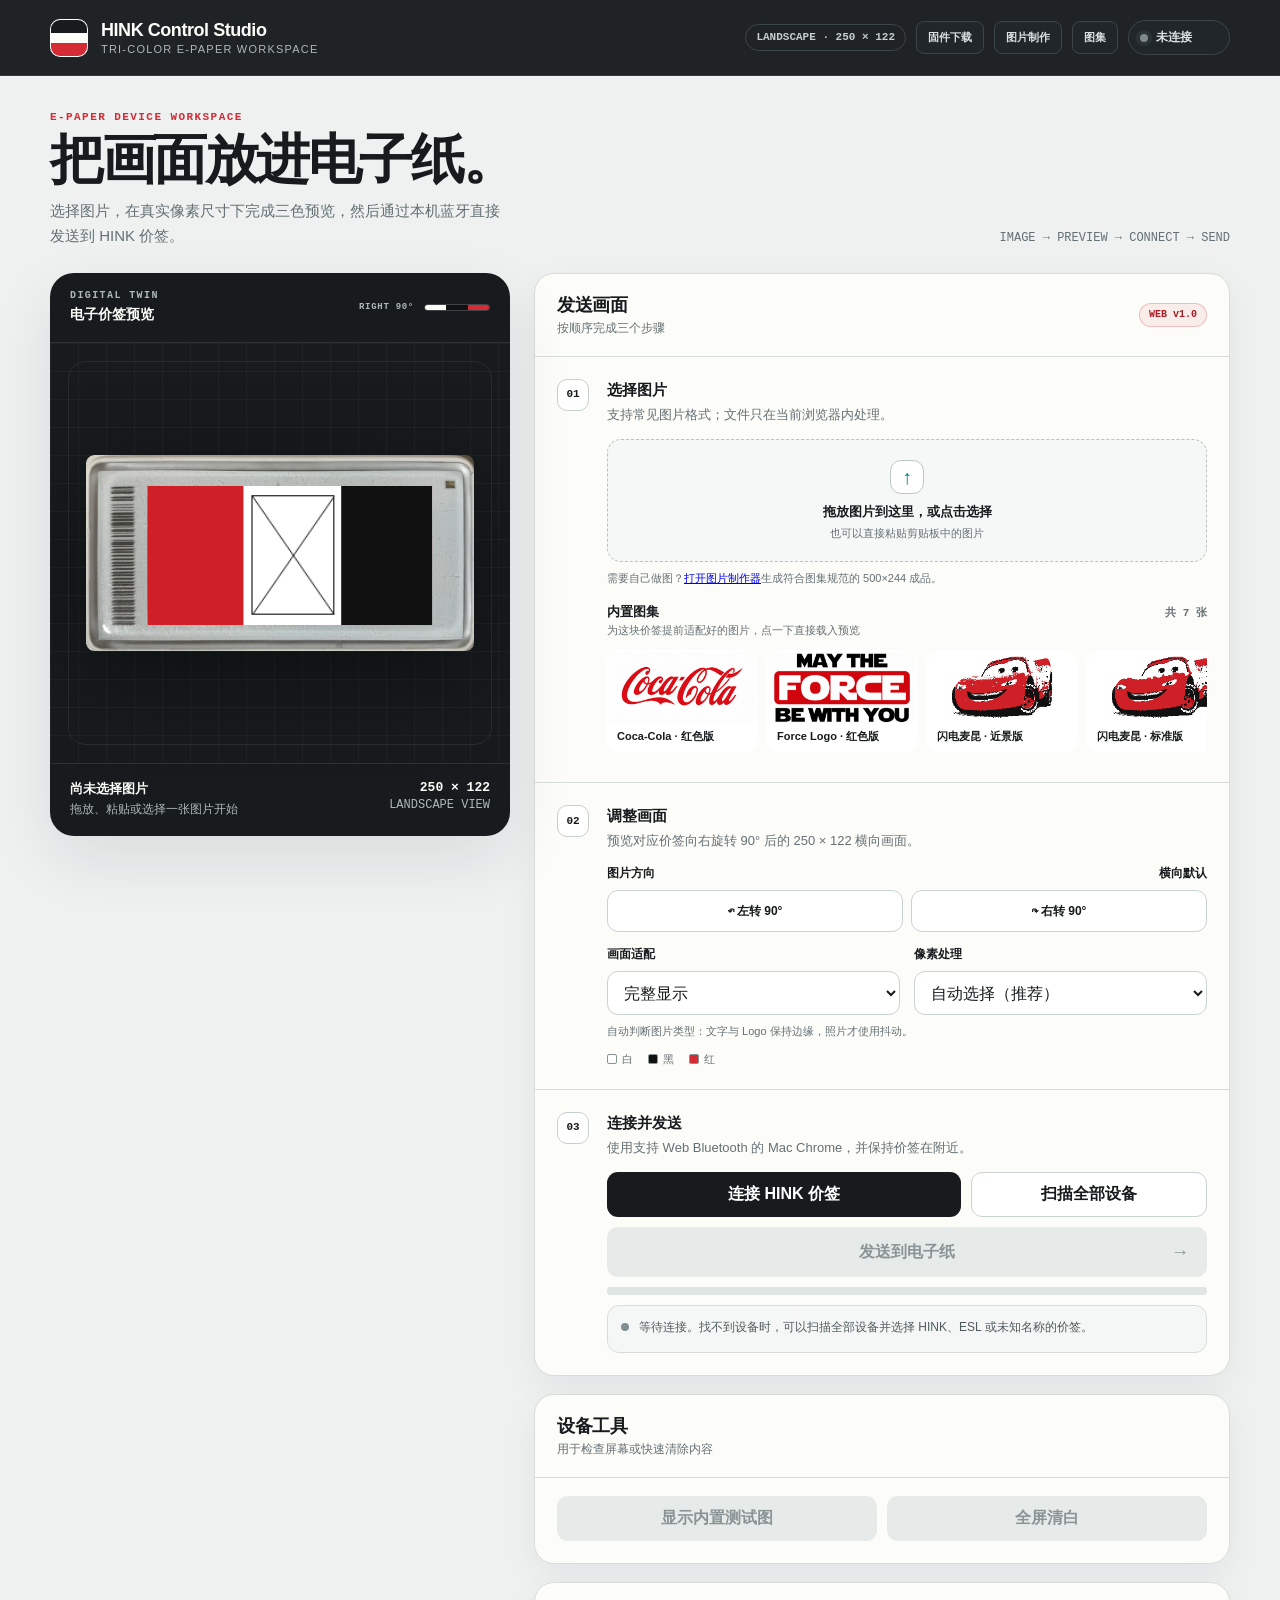
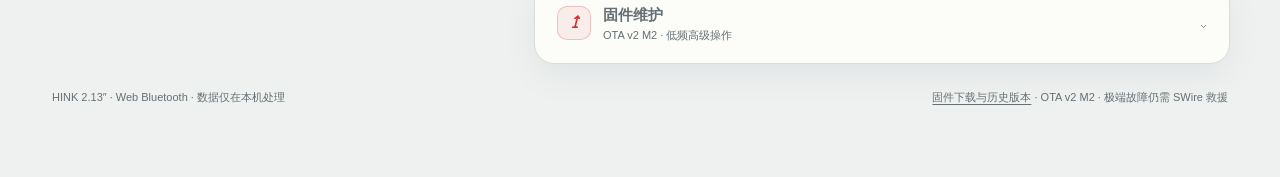
<file: site/index.html>
<!doctype html>
<html lang="zh-CN">
<head>
  <meta charset="utf-8">
  <meta name="viewport" content="width=device-width,initial-scale=1">
  <title>HINK 2.13 三色价签</title>
  <style>
    :root {
      color-scheme: light;
      --graphite: #171b1d;
      --graphite-2: #252b2e;
      --mineral: #eef1f0;
      --paper: #fcfcf8;
      --white: #ffffff;
      --red: #d52b35;
      --red-dark: #a91e28;
      --teal: #087e7a;
      --steel: #829095;
      --line: #d7dddb;
      --muted: #657074;
      --shadow: 0 24px 64px rgba(23, 27, 29, .09);
      font-family: Inter, "SF Pro Text", "PingFang SC", "Microsoft YaHei", sans-serif;
    }
    * { box-sizing: border-box; }
    html { background: var(--mineral); scroll-behavior: smooth; }
    body { margin: 0; min-width: 320px; background: var(--mineral); color: var(--graphite); }
    button, select, input { font: inherit; }
    button, summary, label[for] { -webkit-tap-highlight-color: transparent; }
    button:focus-visible, select:focus-visible, input:focus-visible, summary:focus-visible, .file-drop:focus-within {
      outline: 3px solid rgba(8, 126, 122, .32);
      outline-offset: 3px;
    }
    .app-shell { min-height: 100vh; }
    .topbar {
      position: sticky;
      top: 0;
      z-index: 20;
      display: flex;
      align-items: center;
      justify-content: space-between;
      gap: 24px;
      min-height: 76px;
      padding: 14px max(24px, calc((100vw - 1180px) / 2));
      color: var(--paper);
      background: rgba(23, 27, 29, .96);
      border-bottom: 1px solid rgba(255,255,255,.09);
      backdrop-filter: blur(18px);
    }
    .brand { display: flex; align-items: center; gap: 13px; min-width: 0; }
    .brand-mark {
      position: relative;
      flex: 0 0 38px;
      width: 38px;
      height: 38px;
      overflow: hidden;
      border: 1px solid rgba(255,255,255,.24);
      border-radius: 10px;
      background: var(--paper);
    }
    .brand-mark::before, .brand-mark::after { content: ""; position: absolute; left: 0; right: 0; }
    .brand-mark::before { top: 0; height: 13px; background: var(--graphite); }
    .brand-mark::after { bottom: 0; height: 13px; background: var(--red); }
    .brand-copy { min-width: 0; }
    .brand-name {
      margin: 0;
      font-family: "Avenir Next", "SF Pro Display", "PingFang SC", sans-serif;
      font-size: 18px;
      font-weight: 750;
      letter-spacing: -.025em;
    }
    .brand-subtitle { margin: 2px 0 0; color: #aeb9bc; font-size: 11px; letter-spacing: .11em; text-transform: uppercase; }
    .topbar-meta { display: flex; align-items: center; justify-content: flex-end; gap: 10px; }
    .spec-chip { padding: 7px 10px; color: #c5cdcf; border: 1px solid #3c4549; border-radius: 999px; font: 600 11px/1 Menlo, monospace; }
    .firmware-link { padding: 8px 11px; color: #dce2e3; border: 1px solid #3c4549; border-radius: 8px; background: #202629; font-size: 11px; font-weight: 700; text-decoration: none; }
    .firmware-link:hover { color: var(--white); border-color: #657074; }
    .connection-pill {
      display: inline-flex;
      align-items: center;
      gap: 8px;
      min-width: 102px;
      padding: 8px 11px;
      color: #dce2e3;
      border: 1px solid #3c4549;
      border-radius: 999px;
      background: #202629;
      font-size: 12px;
      font-weight: 700;
    }
    .connection-dot { width: 8px; height: 8px; border-radius: 50%; background: #7e898d; box-shadow: 0 0 0 4px rgba(126,137,141,.12); }
    .connection-pill[data-state="connected"] { color: #d7fffb; border-color: rgba(49,190,181,.45); background: rgba(8,126,122,.18); }
    .connection-pill[data-state="connected"] .connection-dot { background: #4ad0c7; box-shadow: 0 0 0 4px rgba(74,208,199,.14); }
    .disconnect-btn {
      min-height: 32px;
      padding: 6px 12px;
      color: #aeb8ba;
      border: 1px solid #3c4549;
      border-radius: 8px;
      background: transparent;
      font-size: 12px;
      font-weight: 600;
      cursor: pointer;
      transition: color .18s ease, border-color .18s ease;
    }
    .disconnect-btn:hover { color: #dce2e3; border-color: #657074; }
    main { width: min(1180px, calc(100% - 40px)); margin: 0 auto; padding: 36px 0 72px; }
    .intro { display: flex; justify-content: space-between; align-items: end; gap: 24px; margin-bottom: 24px; }
    .eyebrow { margin: 0 0 8px; color: var(--red); font: 700 11px/1 Menlo, monospace; letter-spacing: .13em; text-transform: uppercase; }
    h1 {
      max-width: 760px;
      margin: 0;
      font-family: "Avenir Next", "SF Pro Display", "PingFang SC", sans-serif;
      font-size: clamp(30px, 4.2vw, 54px);
      line-height: 1.05;
      letter-spacing: -.045em;
    }
    .lead { max-width: 460px; margin: 12px 0 0; color: var(--muted); font-size: 15px; line-height: 1.65; }
    .workflow-note { margin: 0 0 4px; color: var(--muted); font-size: 12px; white-space: nowrap; }
    .workspace { display: grid; grid-template-columns: minmax(340px, 460px) minmax(0, 1fr); align-items: start; gap: 24px; }
    .preview-panel {
      position: sticky;
      top: 100px;
      overflow: hidden;
      border-radius: 24px;
      background: var(--graphite);
      box-shadow: var(--shadow);
    }
    .panel-head { display: flex; justify-content: space-between; align-items: center; gap: 16px; padding: 18px 20px; border-bottom: 1px solid rgba(255,255,255,.1); }
    .panel-label { margin: 0; color: #aeb8ba; font: 700 10px/1 Menlo, monospace; letter-spacing: .14em; text-transform: uppercase; }
    .panel-value { margin: 5px 0 0; color: var(--paper); font-size: 14px; font-weight: 700; }
    .preview-flags { display: flex; align-items: center; gap: 10px; }
    .orientation-badge { color: #aeb8ba; font: 700 9px/1 Menlo, monospace; letter-spacing: .08em; }
    .palette-rail { display: flex; width: 66px; height: 7px; overflow: hidden; border: 1px solid rgba(255,255,255,.18); border-radius: 999px; }
    .palette-rail i { flex: 1; }
    .palette-rail i:nth-child(1) { background: #fcfcf8; }
    .palette-rail i:nth-child(2) { background: #111; }
    .palette-rail i:nth-child(3) { background: var(--red); }
    .device-stage {
      position: relative;
      display: grid;
      place-items: center;
      min-height: 420px;
      padding: 34px 24px;
      background-image: linear-gradient(rgba(255,255,255,.035) 1px, transparent 1px), linear-gradient(90deg, rgba(255,255,255,.035) 1px, transparent 1px);
      background-size: 28px 28px;
    }
    .device-stage::before { content: ""; position: absolute; inset: 18px; border: 1px solid rgba(255,255,255,.08); border-radius: 18px; pointer-events: none; }
    .device-shell {
      position: relative;
      width: min(540px, 94%);
    }
    .device-photo { display: block; width: 100%; height: auto; filter: drop-shadow(0 24px 46px rgba(0,0,0,.42)); }
    .device-shell canvas {
      position: absolute;
      left: 15.84%;
      top: 15.9%;
      width: 73.31%;
      height: 70.52%;
      border: 0;
      box-shadow: none;
    }
    canvas {
      display: block;
      width: 100%;
      height: auto;
      aspect-ratio: 250 / 122;
      image-rendering: auto;
      background: #fff;
      border: 1px solid #aab1af;
      box-shadow: 0 2px 8px rgba(0,0,0,.16);
    }
    .preview-caption { display: flex; justify-content: space-between; gap: 16px; padding: 16px 20px 18px; color: #aeb8ba; border-top: 1px solid rgba(255,255,255,.1); font-size: 12px; }
    .preview-caption strong { display: block; overflow: hidden; margin-bottom: 3px; color: var(--paper); font-size: 13px; text-overflow: ellipsis; white-space: nowrap; }
    .preview-caption > div:first-child { min-width: 0; }
    .preview-caption .mono { flex: 0 0 auto; text-align: right; }
    .mono { font-family: Menlo, "SFMono-Regular", Consolas, monospace; }
    .control-column { display: grid; gap: 18px; min-width: 0; }
    .card { overflow: hidden; border: 1px solid var(--line); border-radius: 20px; background: var(--paper); box-shadow: 0 12px 36px rgba(23,27,29,.055); }
    .card-titlebar { display: flex; align-items: center; justify-content: space-between; gap: 16px; padding: 19px 22px; border-bottom: 1px solid var(--line); }
    .card-titlebar h2 { margin: 0; font-family: "Avenir Next", "SF Pro Display", "PingFang SC", sans-serif; font-size: 18px; letter-spacing: -.02em; }
    .card-titlebar p { margin: 3px 0 0; color: var(--muted); font-size: 12px; }
    .version-badge { flex: 0 0 auto; padding: 6px 9px; color: var(--red-dark); border: 1px solid rgba(213,43,53,.25); border-radius: 999px; background: rgba(213,43,53,.07); font: 700 10px/1 Menlo, monospace; }
    .step { display: grid; grid-template-columns: 36px minmax(0,1fr); gap: 14px; padding: 22px; }
    .step + .step { border-top: 1px solid var(--line); }
    .step-number { display: grid; place-items: center; width: 32px; height: 32px; color: var(--graphite); border: 1px solid #c8d0ce; border-radius: 10px; background: var(--white); font: 700 11px/1 Menlo, monospace; }
    .step-content { min-width: 0; }
    .step-heading { margin: 2px 0 5px; font-size: 15px; font-weight: 750; }
    .step-description { margin: 0 0 14px; color: var(--muted); font-size: 13px; line-height: 1.55; }
    .file-drop {
      position: relative;
      display: grid;
      place-items: center;
      min-height: 118px;
      padding: 20px;
      text-align: center;
      border: 1.5px dashed #b9c4c1;
      border-radius: 14px;
      background: #f6f8f7;
      cursor: pointer;
      transition: border-color .18s ease, background .18s ease, transform .18s ease;
    }
    .file-drop:hover, .file-drop.is-dragging { border-color: var(--teal); background: #eff8f7; transform: translateY(-1px); }
    .file-drop input { position: absolute; width: 1px; height: 1px; overflow: hidden; opacity: 0; pointer-events: none; }
    .upload-icon { position: relative; width: 34px; height: 34px; margin-bottom: 9px; border: 1px solid #bdc7c5; border-radius: 11px; background: var(--white); }
    .upload-icon::before { content: "↑"; position: absolute; inset: 0; display: grid; place-items: center; color: var(--teal); font-size: 20px; font-weight: 800; }
    .file-drop strong { font-size: 13px; }
    .file-drop span { margin-top: 5px; color: var(--muted); font-size: 11px; }
    .control-grid { display: grid; grid-template-columns: 1fr 1fr; gap: 14px; }
    .field { min-width: 0; }
    .field.full { grid-column: 1 / -1; }
    .field-label { display: flex; justify-content: space-between; gap: 8px; margin: 0 0 8px; font-size: 12px; font-weight: 750; }
    select { width: 100%; min-height: 44px; padding: 0 36px 0 12px; color: var(--graphite); border: 1px solid #cbd3d1; border-radius: 11px; background: var(--white); }
    .rotation { display: grid; grid-template-columns: 1fr 1fr; gap: 8px; }
    button {
      min-height: 44px;
      padding: 11px 15px;
      color: var(--white);
      border: 1px solid transparent;
      border-radius: 11px;
      background: var(--graphite);
      font-weight: 750;
      cursor: pointer;
      transition: transform .16s ease, box-shadow .16s ease, background .16s ease, border-color .16s ease;
    }
    button:hover:not(:disabled) { transform: translateY(-1px); box-shadow: 0 8px 18px rgba(23,27,29,.13); }
    button:active:not(:disabled) { transform: translateY(0); box-shadow: none; }
    button.secondary { color: var(--graphite); border-color: #cbd3d1; background: var(--white); }
    button.ghost { color: #4f5a5d; border-color: transparent; background: #e9edeb; }
    button.danger { background: var(--red); }
    button:disabled { color: #8a9496; border-color: transparent; background: #e6eae8; cursor: not-allowed; transform: none; box-shadow: none; }
    .rotation button { min-height: 42px; padding: 8px 10px; color: var(--graphite); border-color: #cbd3d1; background: var(--white); font-size: 12px; }
    .hint { margin: 8px 0 0; color: var(--muted); font-size: 11px; line-height: 1.5; }
    .swatches { display: flex; gap: 15px; margin-top: 12px; color: var(--muted); font-size: 11px; }
    .swatches i { display: inline-block; width: 10px; height: 10px; margin-right: 5px; vertical-align: -1px; border: 1px solid #899294; border-radius: 2px; }
    .action-stack { display: grid; gap: 10px; }
    .connect-row { display: grid; grid-template-columns: 1.2fr .8fr; gap: 10px; }
    .send-button { position: relative; min-height: 50px; background: var(--red); box-shadow: 0 10px 24px rgba(213,43,53,.2); }
    .send-button::after { content: "→"; position: absolute; right: 17px; font-size: 18px; }
    .status-box { display: grid; grid-template-columns: auto 1fr; gap: 10px; align-items: start; min-height: 48px; padding: 12px 13px; border: 1px solid #d7dddb; border-radius: 12px; background: #f5f7f6; }
    .status-mark { width: 8px; height: 8px; margin-top: 5px; border-radius: 50%; background: var(--steel); }
    #status { margin: 0; color: #4f5a5d; font-size: 12px; line-height: 1.55; white-space: pre-wrap; }
    progress { width: 100%; height: 8px; overflow: hidden; border: 0; border-radius: 999px; background: #dfe5e3; accent-color: var(--teal); }
    progress::-webkit-progress-bar { border-radius: 999px; background: #dfe5e3; }
    progress::-webkit-progress-value { border-radius: 999px; background: linear-gradient(90deg, var(--teal), #39aaa3); }
    .tools-body { display: grid; grid-template-columns: 1fr 1fr; gap: 10px; padding: 18px 22px 22px; }
    details.ota { overflow: hidden; border: 1px solid var(--line); border-radius: 20px; background: var(--paper); box-shadow: 0 12px 36px rgba(23,27,29,.055); }
    details.ota summary { display: flex; align-items: center; justify-content: space-between; gap: 16px; padding: 20px 22px; list-style: none; cursor: pointer; }
    details.ota summary::-webkit-details-marker { display: none; }
    .ota-summary-copy { display: flex; align-items: center; gap: 12px; min-width: 0; }
    .ota-summary-icon { display: grid; place-items: center; flex: 0 0 34px; width: 34px; height: 34px; color: var(--red); border: 1px solid rgba(213,43,53,.24); border-radius: 10px; background: rgba(213,43,53,.07); font-weight: 800; }
    .ota-summary-copy strong { display: block; font-size: 15px; }
    .ota-summary-copy span { display: block; margin-top: 3px; color: var(--muted); font-size: 11px; }
    .summary-chevron { color: var(--steel); transition: transform .2s ease; }
    details[open] .summary-chevron { transform: rotate(180deg); }
    .ota-body { padding: 0 22px 24px; border-top: 1px solid var(--line); }
    .warning { margin: 18px 0; padding: 13px 14px; color: #703e08; border: 1px solid #f0d7aa; border-radius: 12px; background: #fff7e8; font-size: 12px; line-height: 1.55; }
    .device-data { display: grid; grid-template-columns: repeat(4, 1fr); gap: 8px; margin-bottom: 18px; }
    .data-cell { min-width: 0; padding: 11px; border: 1px solid var(--line); border-radius: 11px; background: #f5f7f6; }
    .data-cell span { display: block; margin-bottom: 6px; color: var(--muted); font-size: 9px; letter-spacing: .08em; text-transform: uppercase; }
    .data-cell strong { display: block; overflow: hidden; font: 700 12px/1.2 Menlo, monospace; text-overflow: ellipsis; white-space: nowrap; }
    .panel-picker { margin: 18px 0 4px; padding: 0; border: 0; }
    .panel-picker legend { margin-bottom: 9px; font-size: 12px; font-weight: 750; }
    .panel-options { display: grid; grid-template-columns: 1fr 1fr; gap: 9px; }
    .panel-choice { position: relative; min-width: 0; cursor: pointer; }
    .panel-choice input { position: absolute; width: 1px; height: 1px; opacity: 0; pointer-events: none; }
    .panel-card {
      position: relative;
      display: block;
      min-height: 104px;
      padding: 13px 13px 12px 17px;
      overflow: hidden;
      border: 1px solid #cbd3d1;
      border-radius: 12px;
      background: var(--white);
      transition: border-color .16s ease, box-shadow .16s ease, transform .16s ease;
    }
    .panel-card::before { content: ""; position: absolute; inset: 0 auto 0 0; width: 4px; background: #c78d25; opacity: .38; }
    .panel-choice:hover .panel-card { border-color: #aab5b2; transform: translateY(-1px); }
    .panel-choice input:focus-visible + .panel-card { outline: 3px solid rgba(8,126,122,.32); outline-offset: 3px; }
    .panel-choice input:checked + .panel-card { border-color: var(--teal); box-shadow: 0 0 0 2px rgba(8,126,122,.12); }
    .panel-choice input:checked + .panel-card::after { content: "✓"; position: absolute; top: 10px; right: 11px; color: var(--teal); font-size: 14px; font-weight: 800; }
    .panel-code { display: block; margin-bottom: 9px; color: #8a6421; font: 700 9px/1 Menlo, monospace; letter-spacing: .1em; }
    .panel-card strong { display: block; padding-right: 18px; font-size: 12px; line-height: 1.35; }
    .panel-card small { display: block; margin-top: 5px; color: var(--muted); font: 10px/1.45 Menlo, monospace; }
    .panel-match { min-height: 38px; margin: 9px 0 0; padding: 9px 11px; color: var(--muted); border: 1px solid var(--line); border-radius: 10px; background: #f5f7f6; font-size: 11px; line-height: 1.55; }
    .panel-match[data-state="match"] { color: #08625f; border-color: rgba(8,126,122,.3); background: #edf8f6; }
    .panel-match[data-state="mismatch"] { color: #8d2028; border-color: rgba(213,43,53,.32); background: #fff0f1; }
    .ota-field { margin-top: 16px; }
    .native-file { width: 100%; padding: 10px; border: 1px solid #cbd3d1; border-radius: 11px; background: var(--white); font-size: 12px; }
    .native-file::file-selector-button { margin-right: 10px; padding: 8px 10px; color: var(--graphite); border: 0; border-radius: 8px; background: #e9edeb; font-weight: 700; cursor: pointer; }
    #ota-stage, #ota-arm, #ota-install { width: 100%; margin-top: 10px; }
    #ota-status { min-height: 44px; margin: 12px 0 0; padding: 12px 13px; color: #4f5a5d; border: 1px solid var(--line); border-radius: 11px; background: #f5f7f6; font: 11px/1.6 Menlo, monospace; white-space: pre-wrap; }
    #ota-install-panel { margin-top: 18px; padding-top: 18px; border-top: 1px solid var(--line); }
    .confirm-row { display: flex; align-items: flex-start; gap: 9px; margin: 14px 0; color: #4d575a; font-size: 12px; line-height: 1.5; }
    .confirm-row input { flex: 0 0 auto; margin: 3px 0 0; accent-color: var(--red); }
    .footer { display: flex; justify-content: space-between; gap: 20px; margin-top: 26px; padding: 0 2px; color: var(--muted); font-size: 11px; }
    .footer a { color: inherit; text-underline-offset: 3px; }
    @media (max-width: 900px) {
      .workspace { grid-template-columns: 1fr; }
      .preview-panel { position: static; }
      .device-stage { min-height: 360px; }
      .spec-chip { display: none; }
      .connect-row, .control-grid { grid-template-columns: 1fr; }
      .field.full { grid-column: auto; }
      .device-data { grid-template-columns: 1fr 1fr; }
      .panel-options { grid-template-columns: 1fr; }
    }
    @media (max-width: 700px) {
      .topbar { position: static; min-height: 68px; padding: 12px 16px; }
      .brand-subtitle, .topbar-meta .spec-chip, .firmware-link { display: none; }
      .brand-name { font-size: 16px; }
      .connection-pill { min-width: 0; }
      main { width: min(100% - 24px, 560px); padding: 24px 0 96px; }
      .intro { display: block; margin-bottom: 18px; }
      h1 { font-size: 34px; }
      .workflow-note { display: none; }
      .device-stage { min-height: 260px; padding: 24px 18px; }
      .preview-caption { padding: 13px 16px 15px; }
      .card, details.ota, .preview-panel { border-radius: 17px; }
      .card-titlebar, .step, .tools-body, details.ota summary { padding-left: 17px; padding-right: 17px; }
      .step { grid-template-columns: 30px minmax(0,1fr); gap: 11px; padding-top: 19px; padding-bottom: 19px; }
      .step-number { width: 28px; height: 28px; border-radius: 8px; }
      .ota-body { padding-left: 17px; padding-right: 17px; }
      .tools-body { grid-template-columns: 1fr; }
      .footer { display: block; line-height: 1.6; }
      .footer span { display: block; }
    }
    /* Art strip (gallery) */
    .art-section { margin-top: 16px; }
    .art-header { display: flex; justify-content: space-between; align-items: baseline; gap: 8px; margin-bottom: 8px; }
    .art-header-left { min-width: 0; }
    .art-title { margin: 0; font-size: 13px; font-weight: 750; }
    .art-desc { margin: 2px 0 0; color: var(--muted); font-size: 11px; line-height: 1.4; display: -webkit-box; -webkit-line-clamp: 2; -webkit-box-orient: vertical; overflow: hidden; }
    .art-count { flex: 0 0 auto; color: var(--muted); font: 600 11px/1 Menlo, monospace; }
    #art-strip {
      display: flex;
      gap: 10px;
      overflow-x: auto;
      scroll-snap-type: x proximity;
      padding: 4px 2px 8px;
      -webkit-overflow-scrolling: touch;
    }
    #art-strip::-webkit-scrollbar { height: 4px; }
    #art-strip::-webkit-scrollbar-track { background: transparent; }
    #art-strip::-webkit-scrollbar-thumb { background: #c8d0ce; border-radius: 999px; }
    #art-strip { scrollbar-width: thin; scrollbar-color: #c8d0ce transparent; }
    .art-item {
      flex: 0 0 auto;
      width: 150px;
      scroll-snap-align: start;
      border: 2px solid transparent;
      border-radius: 10px;
      background: var(--white);
      cursor: pointer;
      transition: border-color .16s ease, transform .16s ease, box-shadow .16s ease;
      overflow: hidden;
    }
    .art-item:hover { transform: translateY(-1px); box-shadow: 0 4px 12px rgba(23,27,29,.08); }
    .art-item[data-selected="true"] { border-color: var(--teal); box-shadow: 0 0 0 2px rgba(8,126,122,.12); }
    .art-item img {
      display: block;
      width: 100%;
      aspect-ratio: 250 / 122;
      object-fit: contain;
      background: var(--mineral);
    }
    .art-item .art-label {
      display: block;
      overflow: hidden;
      padding: 6px 8px;
      color: var(--graphite);
      font-size: 11px;
      font-weight: 600;
      text-overflow: ellipsis;
      white-space: nowrap;
    }
    .art-item[data-loading="true"] { opacity: .55; pointer-events: none; }
    .art-fallback-msg { margin: 0; color: var(--muted); font-size: 12px; padding: 8px 0; }
    @media (max-width: 700px) {
      .art-item { width: 120px; }
    }
    @media (prefers-reduced-motion: reduce) {
      html { scroll-behavior: auto; }
      *, *::before, *::after { scroll-behavior: auto !important; transition-duration: .01ms !important; animation-duration: .01ms !important; }
    }
  </style>
</head>
<body>
<div class="app-shell">
  <header class="topbar">
    <div class="brand">
      <span class="brand-mark" aria-hidden="true"></span>
      <div class="brand-copy">
        <p class="brand-name">HINK Control Studio</p>
        <p class="brand-subtitle">Tri-color e-paper workspace</p>
      </div>
    </div>
    <div class="topbar-meta">
      <span class="spec-chip">LANDSCAPE · 250 × 122</span>
      <a class="firmware-link" href="firmware.html">固件下载</a>
      <a class="firmware-link" href="gallery-maker.html">图片制作</a>
      <a class="firmware-link" href="#art-strip">图集</a>
      <span id="connection-pill" class="connection-pill" data-state="disconnected">
        <i class="connection-dot" aria-hidden="true"></i>
        <span id="connection-label">未连接</span>
      </span>
      <button id="disconnect" class="disconnect-btn" hidden aria-label="断开连接">断开</button>
    </div>
  </header>

  <main>
    <div class="intro">
      <div>
        <p class="eyebrow">E‑paper device workspace</p>
        <h1>把画面放进电子纸。</h1>
        <p class="lead">选择图片，在真实像素尺寸下完成三色预览，然后通过本机蓝牙直接发送到 HINK 价签。</p>
      </div>
      <p class="workflow-note mono">IMAGE → PREVIEW → CONNECT → SEND</p>
    </div>

    <div class="workspace">
      <section class="preview-panel" aria-labelledby="preview-title">
        <div class="panel-head">
          <div>
            <p class="panel-label">Digital twin</p>
            <p id="preview-title" class="panel-value">电子价签预览</p>
          </div>
          <span class="preview-flags">
            <span class="orientation-badge">RIGHT 90°</span>
            <span class="palette-rail" aria-label="白、黑、红三色"><i></i><i></i><i></i></span>
          </span>
        </div>
        <div class="device-stage">
          <div class="device-shell">
            <img class="device-photo" src="assets/tag-frame.webp" alt="HINK 电子价签真机" width="1200" height="609">
            <canvas id="preview" width="250" height="122" aria-label="价签向右旋转 90 度后的横向画面预览"></canvas>
          </div>
        </div>
        <div class="preview-caption">
          <div>
            <strong id="preview-file-name">尚未选择图片</strong>
            <span id="preview-file-detail">拖放、粘贴或选择一张图片开始</span>
          </div>
          <div class="mono"><strong>250 × 122</strong><span>LANDSCAPE VIEW</span></div>
        </div>
      </section>

      <div class="control-column">
        <section class="card" aria-labelledby="workflow-title">
          <div class="card-titlebar">
            <div>
              <h2 id="workflow-title">发送画面</h2>
              <p>按顺序完成三个步骤</p>
            </div>
            <span class="version-badge">WEB v1.0</span>
          </div>

          <div class="step">
            <span class="step-number" aria-hidden="true">01</span>
            <div class="step-content">
              <h3 class="step-heading">选择图片</h3>
              <p class="step-description">支持常见图片格式；文件只在当前浏览器内处理。</p>
              <label id="image-drop" class="file-drop" for="file" tabindex="0">
                <input id="file" type="file" accept="image/*">
                <i class="upload-icon" aria-hidden="true"></i>
                <strong>拖放图片到这里，或点击选择</strong>
                <span>也可以直接粘贴剪贴板中的图片</span>
              </label>
              <p class="hint">需要自己做图？<a href="gallery-maker.html">打开图片制作器</a>生成符合图集规范的 500×244 成品。</p>
              <div class="art-section">
                <div class="art-header">
                  <div class="art-header-left">
                    <p class="art-title">内置图集</p>
                    <p class="art-desc">为这块价签提前适配好的图片，点一下直接载入预览</p>
                  </div>
                  <span class="art-count" id="art-count"></span>
                </div>
                <div id="art-strip" aria-live="polite">图集加载中…</div>
              </div>
            </div>
          </div>

          <div class="step">
            <span class="step-number" aria-hidden="true">02</span>
            <div class="step-content">
              <h3 class="step-heading">调整画面</h3>
              <p class="step-description">预览对应价签向右旋转 90° 后的 250 × 122 横向画面。</p>
              <div class="control-grid">
                <div class="field full">
                  <span class="field-label">图片方向 <span id="rotation-status">横向默认</span></span>
                  <div class="rotation" role="group" aria-label="旋转上传图片">
                    <button id="rotate-left" type="button" disabled aria-label="向左旋转 90 度">↶ 左转 90°</button>
                    <button id="rotate-right" type="button" disabled aria-label="向右旋转 90 度">↷ 右转 90°</button>
                  </div>
                </div>
                <div class="field">
                  <label class="field-label" for="fit">画面适配</label>
                  <select id="fit">
                    <option value="cover">铺满并裁切</option>
                    <option value="contain" selected>完整显示</option>
                  </select>
                </div>
                <div class="field">
                  <label class="field-label" for="processing">像素处理</label>
                  <select id="processing">
                    <option value="auto">自动选择（推荐）</option>
                    <option value="threshold">清晰边缘</option>
                    <option value="floyd-steinberg">平滑阴影</option>
                  </select>
                </div>
              </div>
              <p id="processing-status" class="hint">自动判断图片类型：文字与 Logo 保持边缘，照片才使用抖动。</p>
              <div class="swatches" aria-label="电子纸色板">
                <span><i style="background:#fff"></i>白</span>
                <span><i style="background:#111"></i>黑</span>
                <span><i style="background:#d52b35"></i>红</span>
              </div>
            </div>
          </div>

          <div class="step">
            <span class="step-number" aria-hidden="true">03</span>
            <div class="step-content">
              <h3 class="step-heading">连接并发送</h3>
              <p class="step-description">使用支持 Web Bluetooth 的 Mac Chrome，并保持价签在附近。</p>
              <div class="action-stack">
                <div class="connect-row">
                  <button id="connect">连接 HINK 价签</button>
                  <button id="connect-all" class="secondary">扫描全部设备</button>
                </div>
                <button id="send" class="send-button" disabled>发送到电子纸</button>
                <progress id="progress" value="0" max="100" aria-label="图片发送进度"></progress>
                <div class="status-box" role="status" aria-live="polite">
                  <i class="status-mark" aria-hidden="true"></i>
                  <p id="status">等待连接。找不到设备时，可以扫描全部设备并选择 HINK、ESL 或未知名称的价签。</p>
                </div>
              </div>
            </div>
          </div>
        </section>

        <section class="card" aria-labelledby="tools-title">
          <div class="card-titlebar">
            <div><h2 id="tools-title">设备工具</h2><p>用于检查屏幕或快速清除内容</p></div>
          </div>
          <div class="tools-body">
            <button id="test" class="secondary" disabled>显示内置测试图</button>
            <button id="clear" class="ghost" disabled>全屏清白</button>
          </div>
        </section>

        <details id="ota-tools" class="ota">
          <summary>
            <span class="ota-summary-copy">
              <i class="ota-summary-icon" aria-hidden="true">↥</i>
              <span><strong>固件维护</strong><span>OTA v2 M2 · 低频高级操作</span></span>
            </span>
            <span class="summary-chevron" aria-hidden="true">⌄</span>
          </summary>
          <div class="ota-body">
            <p class="warning">上传和校验不会安装固件。安装仍需要稳定供电确认和两步操作；当前版本没有固件签名，只能在可信环境使用。</p>
            <p class="hint"><a href="firmware.html">下载最新固件、核对 SHA-256，并查看完整更新说明</a></p>
            <div class="device-data" aria-label="价签固件状态">
              <div class="data-cell"><span>当前版本</span><strong id="device-version">—</strong></div>
              <div class="data-cell"><span>当前槽位</span><strong id="device-slot">—</strong></div>
              <div class="data-cell"><span>目标槽位</span><strong id="device-target">—</strong></div>
              <div class="data-cell"><span>恢复日志</span><strong id="device-journal">—</strong></div>
            </div>
            <fieldset class="panel-picker">
              <legend>目标屏幕型号（OTA 前必须选择）</legend>
              <div class="panel-options">
                <label class="panel-choice" for="ota-panel-a162">
                  <input id="ota-panel-a162" name="ota-panel" type="radio" value="0x213a">
                  <span class="panel-card">
                    <span class="panel-code">FPC-A0 · 0x213A</span>
                    <strong>HINK A162</strong>
                    <small>HINK-E0213A162-FPC-A0</small>
                  </span>
                </label>
                <label class="panel-choice" for="ota-panel-z98">
                  <input id="ota-panel-z98" name="ota-panel" type="radio" value="0x2198">
                  <span class="panel-card">
                    <span class="panel-code">FPC-A002 · 0x2198</span>
                    <strong>SSD1680 三色屏</strong>
                    <small>GDEY0213Z98 / 同系列 OEM</small>
                  </span>
                </label>
              </div>
              <p id="ota-panel-match" class="panel-match" data-state="idle" role="status" aria-live="polite">先按屏幕排线丝印选择型号，再选择固件。</p>
            </fieldset>
            <div class="ota-field">
              <label class="field-label" for="firmware">选择 HINK 固件（.bin）</label>
              <input id="firmware" class="native-file" type="file" accept=".bin,application/octet-stream" disabled>
              <button id="ota-stage" class="secondary" disabled>上传并校验（不会安装）</button>
              <progress id="ota-progress" value="0" max="100" aria-label="固件上传进度"></progress>
              <p id="ota-status" role="status" aria-live="polite">连接支持 OTA v2 的价签后才能使用。</p>
            </div>
            <div id="ota-install-panel" hidden>
              <p id="ota-install-hint" class="hint">操作顺序：连接价签 → 选择固件 → 上传并校验 → 准备安装 → 安装并重启。</p>
              <p class="warning">安装前保持外部 3.3 V 稳定。烧录器可以断开，但必须保留可重新接入的 SWire 焊盘和固件备份。</p>
              <label class="confirm-row"><input id="ota-power-confirm" type="checkbox"> <span>我已确认供电稳定，并理解极端故障仍可能需要 SWire 救援。</span></label>
              <button id="ota-arm" class="secondary" disabled>第一步：准备安装</button>
              <button id="ota-install" class="danger" disabled>第二步：安装并重启</button>
            </div>
          </div>
        </details>
      </div>
    </div>

    <footer class="footer">
      <span>HINK 2.13″ · Web Bluetooth · 数据仅在本机处理</span>
      <span><a href="firmware.html">固件下载与历史版本</a> · OTA v2 M2 · 极端故障仍需 SWire 救援</span>
    </footer>
  </main>
</div>
<script src="image-processing.js?v=adaptive-3"></script>
<script>
(() => {
  'use strict';
  const WIDTH = 250, HEIGHT = 122;
  const DEVICE_WIDTH = 122, DEVICE_HEIGHT = 250, ROW_BYTES = 16, PLANE = 4000;
  const SERVICE = '13187b10-eba9-a3ba-044e-83d3217d9a38';
  const CHARACTERISTIC = '4b646063-6264-f3a7-8941-e65356ea82fe';
  const OTA_SERVICE = '0000221f-0000-1000-8000-00805f9b34fb';
  const OTA_CHARACTERISTIC = '0000331f-0000-1000-8000-00805f9b34fb';
  const OTA_PROTOCOL = 1, OTA_MAX_IMAGE = 0x1f000;
  const OTA_PANEL_MODELS = new Map([
    [0x213a, { short: 'HINK A162', detail: 'HINK-E0213A162-FPC-A0' }],
    [0x2198, { short: 'SSD1680 三色屏', detail: 'FPC-A002 / GDEY0213Z98' }]
  ]);
  const OTA_BOARD_IDS = new Set(OTA_PANEL_MODELS.keys());
  const OTA_INFO = 0x10, OTA_BEGIN = 0x11, OTA_ERASE_NEXT = 0x12;
  const OTA_DATA = 0x13, OTA_FINISH = 0x14, OTA_ABORT = 0x16;
  const OTA_ARM_INSTALL = 0x17, OTA_INSTALL = 0x18;
  const OTA_ARM_CONFIRM = 0x314d5241, OTA_INSTALL_CONFIRM = 0x31534e49;
  /* The inherited Telink BLE RX FIFO has 64-byte entries. Keep the complete
     ATT packet comfortably below that limit. */
  const CHUNK = 30;
  const canvas = document.querySelector('#preview');
  const ctx = canvas.getContext('2d', { willReadFrequently: true });
  const file = document.querySelector('#file');
  const fit = document.querySelector('#fit');
  const rotateLeft = document.querySelector('#rotate-left');
  const rotateRight = document.querySelector('#rotate-right');
  const rotationStatus = document.querySelector('#rotation-status');
  const processing = document.querySelector('#processing');
  const processingStatus = document.querySelector('#processing-status');
  const imageDrop = document.querySelector('#image-drop');
  const previewFileName = document.querySelector('#preview-file-name');
  const previewFileDetail = document.querySelector('#preview-file-detail');
  const connect = document.querySelector('#connect');
  const connectAll = document.querySelector('#connect-all');
  const connectionPill = document.querySelector('#connection-pill');
  const connectionLabel = document.querySelector('#connection-label');
  const disconnectBtn = document.querySelector('#disconnect');
  const send = document.querySelector('#send');
  const test = document.querySelector('#test');
  const clear = document.querySelector('#clear');
  const progress = document.querySelector('#progress');
  const status = document.querySelector('#status');
  const firmware = document.querySelector('#firmware');
  const otaStage = document.querySelector('#ota-stage');
  const otaProgress = document.querySelector('#ota-progress');
  const otaStatus = document.querySelector('#ota-status');
  const otaInstallPanel = document.querySelector('#ota-install-panel');
  const otaInstallHint = document.querySelector('#ota-install-hint');
  const otaPowerConfirm = document.querySelector('#ota-power-confirm');
  const otaArm = document.querySelector('#ota-arm');
  const otaInstall = document.querySelector('#ota-install');
  const deviceVersion = document.querySelector('#device-version');
  const deviceSlot = document.querySelector('#device-slot');
  const deviceTarget = document.querySelector('#device-target');
  const deviceJournal = document.querySelector('#device-journal');
  const otaPanelInputs = [...document.querySelectorAll('input[name="ota-panel"]')];
  const otaPanelMatch = document.querySelector('#ota-panel-match');
  let sourceImage = null;
  let rotation = 0;
  let device = null;
  let characteristic = null;
  let otaCharacteristic = null;
  let otaSupported = false;
  let otaPending = null;
  let otaMaxData = 24;
  let otaMilestone = 0;
  let otaCapabilities = 0;
  let otaInfo = null;
  let otaCandidate = null;
  let otaLastResponse = null;
  const IDLE_TIMEOUT = 60000;
  let idleTimer = null;
  let lastActivity = 0;

  function setStatus(text) { status.textContent = text; }
  function sleep(ms) { return new Promise(resolve => setTimeout(resolve, ms)); }

  function resetIdleTimer() {
    lastActivity = Date.now();
    if (idleTimer) clearTimeout(idleTimer);
    idleTimer = setTimeout(checkIdle, IDLE_TIMEOUT);
  }

  function checkIdle() {
    if (!characteristic) return;
    const elapsed = Date.now() - lastActivity;
    if (elapsed >= IDLE_TIMEOUT) {
      disconnectDevice();
      setStatus('已自动断开：超过 1 分钟无操作。');
    } else {
      idleTimer = setTimeout(checkIdle, IDLE_TIMEOUT - elapsed);
    }
  }

  function startIdleTimer() {
    lastActivity = Date.now();
    if (idleTimer) clearTimeout(idleTimer);
    idleTimer = setTimeout(checkIdle, IDLE_TIMEOUT);
  }

  function stopIdleTimer() {
    if (idleTimer) {
      clearTimeout(idleTimer);
      idleTimer = null;
    }
  }

  function setConnected(connected, deviceName = null) {
    send.disabled = !connected || !sourceImage;
    test.disabled = clear.disabled = !connected;
    connect.disabled = connectAll.disabled = connected;
    connect.textContent = connected ? '价签已连接' : '连接 HINK 价签';
    connectionPill.dataset.state = connected ? 'connected' : 'disconnected';
    connectionLabel.textContent = connected ? (deviceName || '已连接') : '未连接';
    disconnectBtn.hidden = !connected;
    if (connected) {
      startIdleTimer();
    } else {
      stopIdleTimer();
    }
    updateOtaControls();
  }

  function resetDeviceData() {
    deviceVersion.textContent = deviceSlot.textContent = deviceTarget.textContent = deviceJournal.textContent = '—';
  }

  function showDeviceData(response) {
    const slotName = value => value === 0 ? 'A' : value === 1 ? 'B' : '—';
    deviceVersion.textContent = response.firmwareVersion == null ? `M${response.milestone}` : `v${response.firmwareVersion}`;
    deviceSlot.textContent = slotName(response.currentSlot);
    deviceTarget.textContent = slotName(response.targetSlot);
    deviceJournal.textContent = response.journalValid == null ? '—' : `${response.journalValid} / ${response.journalCorrupt}`;
  }

  function selectedPanelBoardId() {
    const selected = otaPanelInputs.find(input => input.checked);
    return selected ? Number(selected.value) : null;
  }

  function panelDescription(boardId) {
    const model = OTA_PANEL_MODELS.get(boardId);
    return model ? `${model.short}（${model.detail}）` : `未知型号 0x${boardId.toString(16).toUpperCase().padStart(4, '0')}`;
  }

  function panelSelectionMatchesCandidate() {
    const selectedBoardId = selectedPanelBoardId();
    return selectedBoardId !== null && !!otaCandidate && otaCandidate.boardId === selectedBoardId;
  }

  function updatePanelMatch() {
    const selectedBoardId = selectedPanelBoardId();
    if (selectedBoardId === null) {
      otaPanelMatch.dataset.state = otaCandidate ? 'mismatch' : 'idle';
      otaPanelMatch.textContent = otaCandidate
        ? `固件适配：${panelDescription(otaCandidate.boardId)}。请先确认目标屏幕型号。`
        : '先按屏幕排线丝印选择型号，再选择固件。';
    } else if (!otaCandidate) {
      otaPanelMatch.dataset.state = 'idle';
      otaPanelMatch.textContent = `当前目标：${panelDescription(selectedBoardId)}。请选择对应固件。`;
    } else if (otaCandidate.boardId === selectedBoardId) {
      otaPanelMatch.dataset.state = 'match';
      otaPanelMatch.textContent = `型号匹配：目标屏幕和固件均为 ${panelDescription(selectedBoardId)}，可以上传校验。`;
    } else {
      otaPanelMatch.dataset.state = 'mismatch';
      otaPanelMatch.textContent = `禁止上传：目标是 ${panelDescription(selectedBoardId)}，固件适配 ${panelDescription(otaCandidate.boardId)}。`;
    }
  }

  function updateOtaControls() {
    firmware.disabled = !otaSupported;
    const panelMatches = panelSelectionMatchesCandidate();
    otaStage.disabled = !otaSupported || !firmware.files.length || !panelMatches;
    const installReady = !!(otaCapabilities & 1) && panelMatches &&
      !!otaLastResponse && otaLastResponse.phase >= 3 && otaLastResponse.phase <= 5;
    otaInstallPanel.hidden = !(otaCapabilities & 1) || !otaCandidate ||
      !otaLastResponse || otaLastResponse.phase < 3;
    otaArm.disabled = !installReady || otaLastResponse.phase !== 3 || !otaPowerConfirm.checked;
    otaInstall.disabled = !installReady || otaLastResponse.phase !== 5 || !otaPowerConfirm.checked;
    if (!otaSupported) {
      otaInstallHint.textContent = '请先连接支持 OTA v2 M2 的价签。';
    } else if (!(otaCapabilities & 1)) {
      otaInstallHint.textContent = '这台价签只支持上传与校验，当前固件不支持安装。';
    } else if (!otaCandidate) {
      otaInstallHint.textContent = '请选择有效的 HINK 固件，然后上传到非活动槽并校验。';
    } else if (!otaLastResponse || otaLastResponse.phase < 3) {
      otaInstallHint.textContent = '固件尚未完成板端校验；请先点击“上传到暂存区并校验”。';
    } else if (otaLastResponse.phase === 3) {
      otaInstallHint.textContent = '候选固件已校验。确认供电稳定后，点击“准备安装”。';
    } else if (otaLastResponse.phase === 5) {
      otaInstallHint.textContent = '安装准备完成。再次确认供电稳定后，点击“安装并重启”。';
    } else {
      otaInstallHint.textContent = '设备正在处理安装，请等待重启后重新连接并核对版本。';
    }
    updatePanelMatch();
  }

  function drawPlaceholder() {
    ctx.fillStyle = '#fff'; ctx.fillRect(0, 0, WIDTH, HEIGHT);
    ctx.fillStyle = '#cf2028'; ctx.fillRect(0, 0, 84, HEIGHT);
    ctx.fillStyle = '#111'; ctx.fillRect(170, 0, 80, HEIGHT);
    ctx.strokeStyle = '#111'; ctx.lineWidth = 1;
    ctx.strokeRect(91.5, 8.5, 72, 104);
    ctx.beginPath(); ctx.moveTo(92, 9); ctx.lineTo(164, 113);
    ctx.moveTo(164, 9); ctx.lineTo(92, 113); ctx.stroke();
  }

  function quantize() {
    if (!sourceImage) return;
    ctx.fillStyle = '#fff'; ctx.fillRect(0, 0, WIDTH, HEIGHT);
    /* 3× oversample: quantize at 750×366 then majority-vote downscale to
       250×122. This suppresses single-pixel color speckles produced by
       JPEG noise and pink antialiasing fringes at native resolution. */
    const OS = 3, OS_W = WIDTH * OS, OS_H = HEIGHT * OS;
    const placement = HinkImage.calculatePlacement(
      sourceImage.width, sourceImage.height, OS_W, OS_H, fit.value, rotation);
    const offscreen = document.createElement('canvas');
    offscreen.width = OS_W; offscreen.height = OS_H;
    const offCtx = offscreen.getContext('2d', { willReadFrequently: true });
    offCtx.fillStyle = '#fff'; offCtx.fillRect(0, 0, OS_W, OS_H);
    offCtx.save();
    offCtx.imageSmoothingEnabled = true;
    offCtx.imageSmoothingQuality = 'high';
    offCtx.translate(OS_W / 2, OS_H / 2);
    offCtx.rotate(placement.angle);
    offCtx.drawImage(sourceImage,
      -placement.drawWidth / 2, -placement.drawHeight / 2,
      placement.drawWidth, placement.drawHeight);
    offCtx.restore();
    const hiRes = offCtx.getImageData(0, 0, OS_W, OS_H);
    const resolvedMode = HinkImage.resolveMode(hiRes, processing.value);
    HinkImage.quantizePixels(hiRes, resolvedMode);
    const image = HinkImage.downscaleByMajority(hiRes, OS);
    ctx.putImageData(image, 0, 0);
    if (processing.value === 'auto') {
      processingStatus.textContent = resolvedMode === 'threshold'
        ? '已识别为文字 / Logo：关闭抖动，保留清晰边缘。'
        : '已识别为照片：使用误差扩散模拟平滑阴影。';
    } else if (resolvedMode === 'threshold') {
      processingStatus.textContent = '清晰边缘模式不会生成抖动杂点，适合文字、Logo 和条码。';
    } else {
      processingStatus.textContent = '照片模式用像素密度模拟阴影；纯色文字可能显得不够锐利。';
    }
  }

  function setRotation(turns) {
    rotation = ((turns % 4) + 4) % 4;
    const labels = ['横向默认', '右转 90°', '旋转 180°', '左转 90°'];
    rotationStatus.textContent = labels[rotation];
    if (sourceImage && sourceImage.height > sourceImage.width && (rotation & 1) === 0)
      rotationStatus.textContent += ' · 竖图可转 90°';
    quantize();
  }

  function buildPlanes() {
    const pixels = ctx.getImageData(0, 0, WIDTH, HEIGHT).data;
    const out = new Uint8Array(PLANE * 2); out.fill(0xff);
    for (let y = 0; y < DEVICE_HEIGHT; y++) {
      for (let x = 0; x < DEVICE_WIDTH; x++) {
        /* The real panel is the native portrait buffer rotated clockwise.
           Map every native pixel back into the visible landscape preview so
           the bytes sent over BLE preserve the exact on-screen direction. */
        const landscapeX = DEVICE_HEIGHT - 1 - y;
        const landscapeY = x;
        const p = (landscapeY * WIDTH + landscapeX) * 4;
        const r = pixels[p], g = pixels[p + 1], b = pixels[p + 2];
        const index = y * ROW_BYTES + (x >> 3);
        const mask = 0x80 >> (x & 7);
        const red = r > 150 && g < 100 && b < 110;
        const black = !red && r < 100 && g < 100 && b < 100;
        if (black) out[index] &= ~mask;
        if (red) out[PLANE + index] &= ~mask;
      }
    }
    return out;
  }

  async function writeCharacteristic(target, bytes) {
    if (!target) throw new Error('尚未连接价签');
    const data = bytes instanceof Uint8Array ? bytes : new Uint8Array(bytes);
    if (target.writeValueWithResponse)
      await target.writeValueWithResponse(data);
    else
      await target.writeValue(data);
  }

  async function write(bytes) {
    await writeCharacteristic(characteristic, bytes);
  }

  function otaResponse(event) {
    if (!otaPending) return;
    const view = event.target.value;
    otaPending.response = new Uint8Array(view.buffer, view.byteOffset, view.byteLength).slice();
    finishOtaCommand();
  }

  function finishOtaCommand() {
    if (!otaPending || !otaPending.writeDone || !otaPending.response) return;
    const pending = otaPending;
    otaPending = null;
    clearTimeout(pending.timer);
    pending.resolve(pending.response);
  }

  function otaCommand(bytes, timeoutMs = 10000) {
    if (!otaCharacteristic) return Promise.reject(new Error('没有 OTA v2 连接'));
    if (otaPending) return Promise.reject(new Error('上一条 OTA 命令尚未完成'));
    return new Promise((resolve, reject) => {
      const timer = setTimeout(() => {
        otaPending = null;
        reject(new Error('等待价签 OTA 回应超时'));
      }, timeoutMs);
      const pending = { resolve, reject, timer, writeDone: false, response: null };
      otaPending = pending;
      writeCharacteristic(otaCharacteristic, bytes).then(() => {
        if (otaPending === pending) {
          pending.writeDone = true;
          finishOtaCommand();
        }
      }).catch(error => {
        if (otaPending === pending) {
          clearTimeout(timer);
          otaPending = null;
        }
        reject(error);
      });
    });
  }

  function parseOtaResponse(bytes, expectedCommand) {
    if (bytes.length < 20 || bytes[0] !== 0xa2 || bytes[1] !== OTA_PROTOCOL)
      throw new Error('设备返回的不是 HINK OTA v2 协议');
    if (bytes[2] !== expectedCommand)
      throw new Error(`OTA 回应错序：期望 0x${expectedCommand.toString(16)}，收到 0x${bytes[2].toString(16)}`);
    const statusNames = [
      '成功', '命令长度错误', '协议版本不匹配', '硬件型号不匹配', '当前阶段不允许该操作',
      '地址或长度越界', '分包偏移不连续', 'Flash 写入后读回不一致', 'CRC32 不一致', '未知命令',
      '固件清单无效', 'Telink 镜像头或原生 CRC 无效', '需要安装确认', '启动标记校验失败', '不支持的启动槽布局',
      '旧固件恢复备份校验失败', '断电恢复日志写入或读回失败'
    ];
    const view = new DataView(bytes.buffer, bytes.byteOffset, bytes.byteLength);
    const response = {
      command: bytes[2], status: bytes[3], phase: bytes[4],
      erased: bytes[5], sectors: bytes[6], maxData: bytes[7],
      received: view.getUint32(8, true), size: view.getUint32(12, true),
      crc32: view.getUint32(16, true),
      capabilities: bytes.length >= 24 ? bytes[20] : 0,
      currentSlot: bytes.length >= 24 ? bytes[21] : null,
      targetSlot: bytes.length >= 24 ? bytes[22] : null,
      milestone: bytes.length >= 24 ? bytes[23] : 0,
      firmwareVersion: bytes.length >= 28 ? view.getUint32(24, true) : null,
      recoveryState: bytes.length >= 32 ? bytes[28] : null,
      recoveryAction: bytes.length >= 32 ? bytes[29] : null,
      journalValid: bytes.length >= 32 ? bytes[30] : null,
      journalCorrupt: bytes.length >= 32 ? bytes[31] : null
    };
    if (response.status !== 0)
      throw new Error(statusNames[response.status] || `设备错误 ${response.status}`);
    return response;
  }

  function putU32LE(target, offset, value) {
    new DataView(target.buffer, target.byteOffset, target.byteLength).setUint32(offset, value >>> 0, true);
  }

  function crc32(bytes) {
    let crc = 0xffffffff;
    for (const value of bytes) {
      crc ^= value;
      for (let bit = 0; bit < 8; bit++)
        crc = (crc >>> 1) ^ ((crc & 1) ? 0xedb88320 : 0);
    }
    return (crc ^ 0xffffffff) >>> 0;
  }

  function parseManifest(image) {
    if (image.length < 56) throw new Error('固件过短，缺少 Telink 头或 HINK 清单');
    const manifest = image.subarray(image.length - 24);
    const view = new DataView(manifest.buffer, manifest.byteOffset, manifest.byteLength);
    const boardId = view.getUint16(6, true);
    if (String.fromCharCode(...manifest.subarray(0, 4)) !== 'HOTA' ||
        manifest[4] !== 1 || manifest[5] !== 0 || !OTA_BOARD_IDS.has(boardId))
      throw new Error('HINK 固件清单格式或硬件型号不匹配');
    const payload = image.subarray(0, image.length - 24);
    if (view.getUint32(8, true) !== payload.length ||
        view.getUint32(12, true) !== crc32(payload) ||
        view.getUint32(20, true) !== crc32(manifest.subarray(0, 20)))
      throw new Error('HINK 固件清单长度或 CRC32 无效');
    const payloadView = new DataView(payload.buffer, payload.byteOffset, payload.byteLength);
    if (String.fromCharCode(...payload.subarray(8, 12)) !== 'KNLT' ||
        payloadView.getUint32(0x18, true) + 4 !== payload.length)
      throw new Error('Telink 固件头无效');
    const nativeCrc = payloadView.getUint32(payload.length - 4, false);
    if (nativeCrc !== crc32(payload.subarray(0, payload.length - 4)))
      throw new Error('Telink 原生 CRC32 无效');
    return { image, boardId, version: view.getUint32(16, true), crc32: crc32(image) };
  }

  async function probeOta(server) {
    otaSupported = false;
    otaCharacteristic = null;
    updateOtaControls();
    try {
      const service = await server.getPrimaryService(OTA_SERVICE);
      otaCharacteristic = await service.getCharacteristic(OTA_CHARACTERISTIC);
      await otaCharacteristic.startNotifications();
      otaCharacteristic.addEventListener('characteristicvaluechanged', otaResponse);
      let infoBytes;
      try {
        infoBytes = await otaCommand([OTA_INFO], 3000);
      } catch (firstError) {
        /* The first packet can coincide with a peripheral connection-parameter
         * update.  A single same-connection retry is safe: INFO is read-only. */
        await new Promise(resolve => setTimeout(resolve, 350));
        infoBytes = await otaCommand([OTA_INFO], 3000);
      }
      const response = parseOtaResponse(infoBytes, OTA_INFO);
      otaMaxData = Math.min(response.maxData || 24, 24);
      otaMilestone = response.milestone;
      otaCapabilities = response.capabilities;
      otaInfo = response;
      otaLastResponse = response;
      otaSupported = true;
      showDeviceData(response);
      if (response.milestone >= 1) {
        const current = response.currentSlot === 0 ? 'A' : response.currentSlot === 1 ? 'B' : '未知';
        const target = response.targetSlot === 0 ? 'A' : response.targetSlot === 1 ? 'B' : '未知';
        const version = response.firmwareVersion == null ? '未知' : response.firmwareVersion;
        const install = response.capabilities & 1 ? '支持两步确认安装' : '只能上传和校验';
        if (response.milestone >= 2) {
          const states = ['无记录', '稳定基线', '安装意图', '启动标记已切换', '试运行', '已确认', '回滚意图', '回滚完成'];
          const actions = ['正常启动', '继续安装', '继续切槽', '开始试运行', '恢复旧槽', '清理失败候选', '需要 SWire 救援'];
          const recoveryState = states[response.recoveryState] || `未知状态 ${response.recoveryState}`;
          const recoveryAction = actions[response.recoveryAction] || `未知动作 ${response.recoveryAction}`;
          otaStatus.textContent = `已识别 OTA v2 M2：当前版本 ${version}，当前槽 ${current}，非活动目标槽 ${target}；${install}。\n断电日志：${recoveryState}；启动判定：${recoveryAction}；有效/损坏记录 ${response.journalValid}/${response.journalCorrupt}。M2-C 会在试运行稳定 5 秒后确认；连续 3 次未确认时尝试恢复旧槽。`;
        } else {
          otaStatus.textContent = `已识别 OTA v2 M1：当前版本 ${version}，当前槽 ${current}，非活动目标槽 ${target}；${install}。`;
        }
      } else {
        otaStatus.textContent = '已识别 OTA v2 M0：可安全测试上传与校验；本阶段不能安装。';
      }
    } catch (error) {
      otaCharacteristic = null;
      otaCapabilities = 0;
      otaInfo = otaLastResponse = null;
      resetDeviceData();
      otaStatus.textContent = `当前固件没有安全 OTA v2：${error.message}`;
    }
    updateOtaControls();
  }

  async function connectDevice(scanAll) {
    try {
      if (!navigator.bluetooth) throw new Error('当前浏览器不支持 Web Bluetooth 或页面不是安全来源，请使用 Mac Chrome 并通过 HTTPS 或 localhost 打开。');
      connect.disabled = connectAll.disabled = true;
      setStatus(scanAll
        ? '正在扫描全部 BLE 设备，请选择 HINK、ESL 或未知名称的价签…'
        : '请选择 HINK/HINK_XXXXXX 设备（macOS 缓存时可能显示为 ESL）…');
      const request = scanAll
        ? { acceptAllDevices: true, optionalServices: [SERVICE, OTA_SERVICE] }
        : {
            filters: [
              { namePrefix: 'HINK' },
              { namePrefix: 'ESL' }
            ],
            optionalServices: [SERVICE, OTA_SERVICE]
          };
      device = await navigator.bluetooth.requestDevice(request);
      device.addEventListener('gattserverdisconnected', () => {
        device = null;
        characteristic = null;
        otaCharacteristic = null;
        otaSupported = false;
        otaMilestone = 0;
        otaCapabilities = 0;
        otaInfo = otaCandidate = otaLastResponse = null;
        resetDeviceData();
        if (otaPending) {
          clearTimeout(otaPending.timer);
          otaPending.reject(new Error('OTA 期间蓝牙连接断开'));
          otaPending = null;
        }
        setConnected(false);
        setStatus('连接已断开。');
        otaStatus.textContent = '连接已断开。';
      });
      const server = await device.gatt.connect();
      const service = await server.getPrimaryService(SERVICE);
      characteristic = await service.getCharacteristic(CHARACTERISTIC);
      setConnected(true, device.name || 'HINK 价签');
      setStatus(`已连接：${device.name || 'HINK 价签'}；正在检查 OTA 能力…`);
      await probeOta(server);
      setStatus(`已连接：${device.name || 'HINK 价签'}`);
    } catch (error) {
      device = null;
      setConnected(false);
      resetDeviceData();
      setStatus(error.name === 'NotFoundError'
        ? '没有选中设备。如果列表为空，请确认价签供电后使用”扫描全部 BLE 设备”。'
        : `连接失败：${error.message}`);
    } finally {
      connect.disabled = !!characteristic;
      connectAll.disabled = !!characteristic;
    }
  }

  function disconnectDevice() {
    // 主动断开 GATT 连接
    if (device && device.gatt.connected) {
      device.gatt.disconnect();
    }
    // 清理状态（gattserverdisconnected 事件会处理大部分清理，这里做兜底）
    characteristic = null;
    otaCharacteristic = null;
    otaSupported = false;
    otaMilestone = 0;
    otaCapabilities = 0;
    otaInfo = otaCandidate = otaLastResponse = null;
    resetDeviceData();
    setConnected(false);
    setStatus('已断开连接。可以连接其他价签。');
    otaStatus.textContent = '已断开连接。';
  }

  connect.addEventListener('click', () => connectDevice(false));
  connectAll.addEventListener('click', () => connectDevice(true));
  disconnectBtn.addEventListener('click', disconnectDevice);
  otaPanelInputs.forEach(input => input.addEventListener('change', updateOtaControls));

  firmware.addEventListener('change', async () => {
    otaProgress.value = 0;
    otaCandidate = null;
    otaLastResponse = otaInfo;
    if (!firmware.files.length) {
      otaStatus.textContent = '请选择 HINK 的 .bin 固件。';
    } else {
      const selected = firmware.files[0];
      try {
        otaCandidate = parseManifest(new Uint8Array(await selected.arrayBuffer()));
        otaStatus.textContent = `已选择 ${selected.name}：板型 0x${otaCandidate.boardId.toString(16).toUpperCase().padStart(4, '0')}，候选版本 ${otaCandidate.version}，${selected.size.toLocaleString()} 字节，CRC32 ${otaCandidate.crc32.toString(16).padStart(8, '0').toUpperCase()}；尚未上传。`;
      } catch (error) {
        otaStatus.textContent = `不能使用这个固件：${error.message}`;
      }
    }
    updateOtaControls();
  });

  otaStage.addEventListener('click', async () => {
    const selected = firmware.files[0];
    if (!selected || !otaSupported || !panelSelectionMatchesCandidate()) return;
    resetIdleTimer();
    otaStage.disabled = true;
    send.disabled = test.disabled = clear.disabled = true;
    otaProgress.value = 0;
    try {
      const image = new Uint8Array(await selected.arrayBuffer());
      if (!image.length || image.length > OTA_MAX_IMAGE)
        throw new Error(`固件长度必须是 1～${OTA_MAX_IMAGE.toLocaleString()} 字节`);

      otaCandidate = parseManifest(image);
      const imageCrc = otaCandidate.crc32;
      const begin = new Uint8Array(12);
      begin[0] = OTA_BEGIN;
      begin[1] = OTA_PROTOCOL;
      begin[2] = otaCandidate.boardId & 0xff;
      begin[3] = otaCandidate.boardId >> 8;
      putU32LE(begin, 4, image.length);
      putU32LE(begin, 8, imageCrc);
      let response = parseOtaResponse(await otaCommand(begin), OTA_BEGIN);

      otaStatus.textContent = `正在擦除 ${response.sectors} 个暂存扇区；当前启动固件不受影响…`;
      while (response.erased < response.sectors) {
        response = parseOtaResponse(await otaCommand([OTA_ERASE_NEXT], 15000), OTA_ERASE_NEXT);
        otaProgress.value = Math.round(response.erased * 10 / response.sectors);
      }

      otaStatus.textContent = `暂存区已准备，正在上传并逐包读回校验…\nCRC32：${imageCrc.toString(16).padStart(8, '0').toUpperCase()}`;
      for (let offset = 0; offset < image.length;) {
        const pageRemaining = 256 - (offset & 255);
        const length = Math.min(otaMaxData, pageRemaining, image.length - offset);
        const packet = new Uint8Array(5 + length);
        packet[0] = OTA_DATA;
        putU32LE(packet, 1, offset);
        packet.set(image.subarray(offset, offset + length), 5);
        response = parseOtaResponse(await otaCommand(packet), OTA_DATA);
        offset += length;
        if (response.received !== offset)
          throw new Error(`设备确认偏移异常：${response.received}，期望 ${offset}`);
        otaProgress.value = 10 + Math.round(offset * 88 / image.length);
      }

      response = parseOtaResponse(await otaCommand([OTA_FINISH]), OTA_FINISH);
      if (response.phase !== 3 || response.crc32 !== imageCrc)
        throw new Error('设备没有进入“已验证”状态');
      otaProgress.value = 100;
      otaLastResponse = response;
      const stageName = otaMilestone >= 1 ? 'M1 非活动槽' : 'M0 暂存区';
      const safetyNote = otaMilestone >= 1
        ? '候选启动标记仍被屏蔽；尚未安装、没有重启、没有改动当前启动固件。'
        : '没有安装、没有重启、没有改动当前启动固件。';
      otaStatus.textContent = `${stageName}验证通过：候选版本 ${otaCandidate.version}，${image.length.toLocaleString()} 字节已安全写入并完整复读。\n设备 CRC32：${response.crc32.toString(16).padStart(8, '0').toUpperCase()}\n${safetyNote}`;
      updateOtaControls();
    } catch (error) {
      otaStatus.textContent = `OTA v2 失败：${error.message}\n正在运行的固件不会被替换。`;
      if (otaCharacteristic && !otaPending) {
        try { await otaCommand([OTA_ABORT], 3000); } catch (_) { /* best effort */ }
      }
    } finally {
      setConnected(!!characteristic);
    }
  });

  otaPowerConfirm.addEventListener('change', updateOtaControls);

  otaArm.addEventListener('click', async () => {
    if (!otaCandidate || !otaPowerConfirm.checked || !panelSelectionMatchesCandidate()) return;
    resetIdleTimer();
    otaArm.disabled = true;
    try {
      const packet = new Uint8Array(9);
      packet[0] = OTA_ARM_INSTALL;
      putU32LE(packet, 1, OTA_ARM_CONFIRM);
      putU32LE(packet, 5, otaCandidate.crc32);
      otaLastResponse = parseOtaResponse(await otaCommand(packet, 20000), OTA_ARM_INSTALL);
      if (otaLastResponse.phase !== 5) throw new Error('设备没有进入已授权状态');
      otaStatus.textContent = `第一步完成：候选版本 ${otaCandidate.version} 已重新完整校验并授权。请再次确认供电稳定，再执行切换。`;
    } catch (error) {
      otaStatus.textContent = `授权安装失败：${error.message}`;
    }
    updateOtaControls();
  });

  otaInstall.addEventListener('click', async () => {
    if (!otaCandidate || !otaPowerConfirm.checked || !panelSelectionMatchesCandidate()) return;
    resetIdleTimer();
    otaInstall.disabled = true;
    try {
      const packet = new Uint8Array(9);
      packet[0] = OTA_INSTALL;
      putU32LE(packet, 1, OTA_INSTALL_CONFIRM);
      putU32LE(packet, 5, otaCandidate.crc32);
      otaLastResponse = parseOtaResponse(await otaCommand(packet, 20000), OTA_INSTALL);
      if (otaLastResponse.phase !== 6) throw new Error('设备没有排队执行安装');
      otaStatus.textContent = `安装命令已确认：设备即将切换到候选版本 ${otaCandidate.version}、断开连接并重启。重连后请核对版本与槽位。`;
    } catch (error) {
      otaStatus.textContent = `安装切换失败：${error.message}`;
      updateOtaControls();
    }
  });

  send.addEventListener('click', async () => {
    try {
      resetIdleTimer();
      send.disabled = test.disabled = clear.disabled = true;
      const bytes = buildPlanes();
      progress.value = 0; setStatus('正在上传 8000 字节黑/红双平面…');
      await write([0x00, 0xff]);
      await write([0x02, 0x00, 0x00]);
      for (let offset = 0; offset < bytes.length; offset += CHUNK) {
        const part = bytes.subarray(offset, Math.min(offset + CHUNK, bytes.length));
        const packet = new Uint8Array(part.length + 1); packet[0] = 0x03; packet.set(part, 1);
        await write(packet);
        progress.value = Math.round((offset + part.length) * 100 / bytes.length);
        await sleep(8);
      }
      await write([0x01]);
      setStatus('上传完成，价签正在执行三色全刷（通常约 15–30 秒）。');
    } catch (error) { setStatus(`发送失败：${error.message}`); }
    finally { send.disabled = test.disabled = clear.disabled = !characteristic; }
  });

  test.addEventListener('click', async () => {
    try { resetIdleTimer(); await write([0x05]); progress.value = 100; setStatus('已触发固件内置测试图，等待全刷完成。'); }
    catch (error) { setStatus(`测试失败：${error.message}`); }
  });

  clear.addEventListener('click', async () => {
    try { resetIdleTimer(); await write([0x00, 0xff]); await write([0x01]); setStatus('已发送全白画面，等待全刷完成。'); }
    catch (error) { setStatus(`清屏失败：${error.message}`); }
  });

  function loadImageFile(selected) {
    selectedArtId = null;
    document.querySelectorAll('.art-item').forEach(function (el) { el.dataset.selected = 'false'; });
    if (!selected || !selected.type.startsWith('image/')) {
      setStatus('这个文件不是可识别的图片，请重新选择。');
      return;
    }
    const image = new Image();
    image.onload = () => {
      sourceImage = image;
      previewFileName.textContent = selected.name || '剪贴板图片';
      previewFileDetail.textContent = `${image.width} × ${image.height} · 已生成三色预览`;
      rotateLeft.disabled = rotateRight.disabled = false;
      setRotation(0);
      send.disabled = !characteristic;
      setStatus(characteristic ? '图片已准备好，可以发送到价签。' : '图片已准备好；连接价签后即可发送。');
      URL.revokeObjectURL(image.src);
    };
    image.onerror = () => {
      setStatus('无法读取这张图片，请尝试其他文件。');
      URL.revokeObjectURL(image.src);
    };
    image.src = URL.createObjectURL(selected);
  }

  // Shared helper: fetch a gallery entry's image and load it into the studio.
  var selectedArtId = null;
  function loadGalleryArt(entry) {
    var card = document.querySelector('.art-item[data-id="' + entry.id + '"]');
    if (card) card.dataset.loading = 'true';
    return fetch('assets/gallery/' + entry.file)
      .then(function (res) {
        if (!res.ok) throw new Error('image fetch failed');
        return res.blob();
      })
      .then(function (blob) {
        var file = new File([blob], entry.title, { type: blob.type });
        loadImageFile(file);
        selectedArtId = entry.id;
        document.querySelectorAll('.art-item').forEach(function (el) {
          el.dataset.selected = el.dataset.id === entry.id ? 'true' : 'false';
        });
      })
      .catch(function () {
        setStatus('图集图片载入失败，请重试或直接选择本地图片。');
      })
      .finally(function () {
        if (card) card.dataset.loading = 'false';
      });
  }

  // Deep link: ?art=<id> loads a gallery image into the studio.
  (function () {
    var artId = new URLSearchParams(location.search).get('art');
    if (!artId) return;
    fetch('assets/gallery/manifest.json')
      .then(function (res) {
        if (!res.ok) throw new Error('manifest fetch failed');
        return res.json();
      })
      .then(function (manifest) {
        var entry = (manifest.images || []).find(function (img) { return img.id === artId; });
        if (!entry) {
          setStatus('图集图片不存在或已下架。');
          return;
        }
        return loadGalleryArt(entry);
      })
      .catch(function () {
        setStatus('图集载入失败，请通过 HTTPS 页面重试，或直接选择本地图片。');
      });
  })();

  // Art strip: render gallery cards into #art-strip.
  (function () {
    var strip = document.getElementById('art-strip');
    var countEl = document.getElementById('art-count');
    if (!strip) return;
    fetch('assets/gallery/manifest.json')
      .then(function (res) {
        if (!res.ok) throw new Error('manifest fetch failed');
        return res.json();
      })
      .then(function (manifest) {
        var images = (manifest && manifest.images) || [];
        if (!images.length) {
          strip.innerHTML = '';
          var p = document.createElement('p');
          p.className = 'art-fallback-msg';
          p.textContent = '图集暂不可用，可直接选择本地图片';
          strip.appendChild(p);
          return;
        }
        countEl.textContent = '共 ' + images.length + ' 张';
        strip.innerHTML = '';
        images.forEach(function (item) {
          var card = document.createElement('div');
          card.className = 'art-item';
          card.dataset.id = item.id;
          card.setAttribute('role', 'button');
          card.setAttribute('tabindex', '0');
          card.setAttribute('aria-label', '载入 ' + item.title);

          var img = document.createElement('img');
          img.loading = 'lazy';
          img.src = 'assets/gallery/' + item.file;
          img.alt = item.title;
          img.draggable = false;

          var label = document.createElement('span');
          label.className = 'art-label';
          label.textContent = item.title;

          card.appendChild(img);
          card.appendChild(label);
          card.addEventListener('click', function () { loadGalleryArt(item); });
          card.addEventListener('keydown', function (e) {
            if (e.key === 'Enter' || e.key === ' ') { e.preventDefault(); loadGalleryArt(item); }
          });
          strip.appendChild(card);
        });
      })
      .catch(function () {
        strip.innerHTML = '';
        var p2 = document.createElement('p');
        p2.className = 'art-fallback-msg';
        p2.textContent = '图集暂不可用，可直接选择本地图片';
        strip.appendChild(p2);
      });
  })();

  file.addEventListener('change', () => loadImageFile(file.files[0]));
  ['dragenter', 'dragover'].forEach(type => imageDrop.addEventListener(type, event => {
    event.preventDefault();
    imageDrop.classList.add('is-dragging');
  }));
  ['dragleave', 'drop'].forEach(type => imageDrop.addEventListener(type, event => {
    event.preventDefault();
    imageDrop.classList.remove('is-dragging');
  }));
  imageDrop.addEventListener('drop', event => loadImageFile(event.dataTransfer.files[0]));
  imageDrop.addEventListener('keydown', event => {
    if (event.key === 'Enter' || event.key === ' ') {
      event.preventDefault();
      file.click();
    }
  });
  document.addEventListener('paste', event => {
    const imageFile = [...event.clipboardData.files].find(item => item.type.startsWith('image/'));
    if (imageFile) {
      event.preventDefault();
      loadImageFile(imageFile);
    }
  });
  fit.addEventListener('change', quantize);
  processing.addEventListener('change', quantize);
  rotateLeft.addEventListener('click', () => setRotation(rotation - 1));
  rotateRight.addEventListener('click', () => setRotation(rotation + 1));
  resetDeviceData();
  setConnected(false);
  drawPlaceholder();
})();
</script>
</body>
</html>
</file>
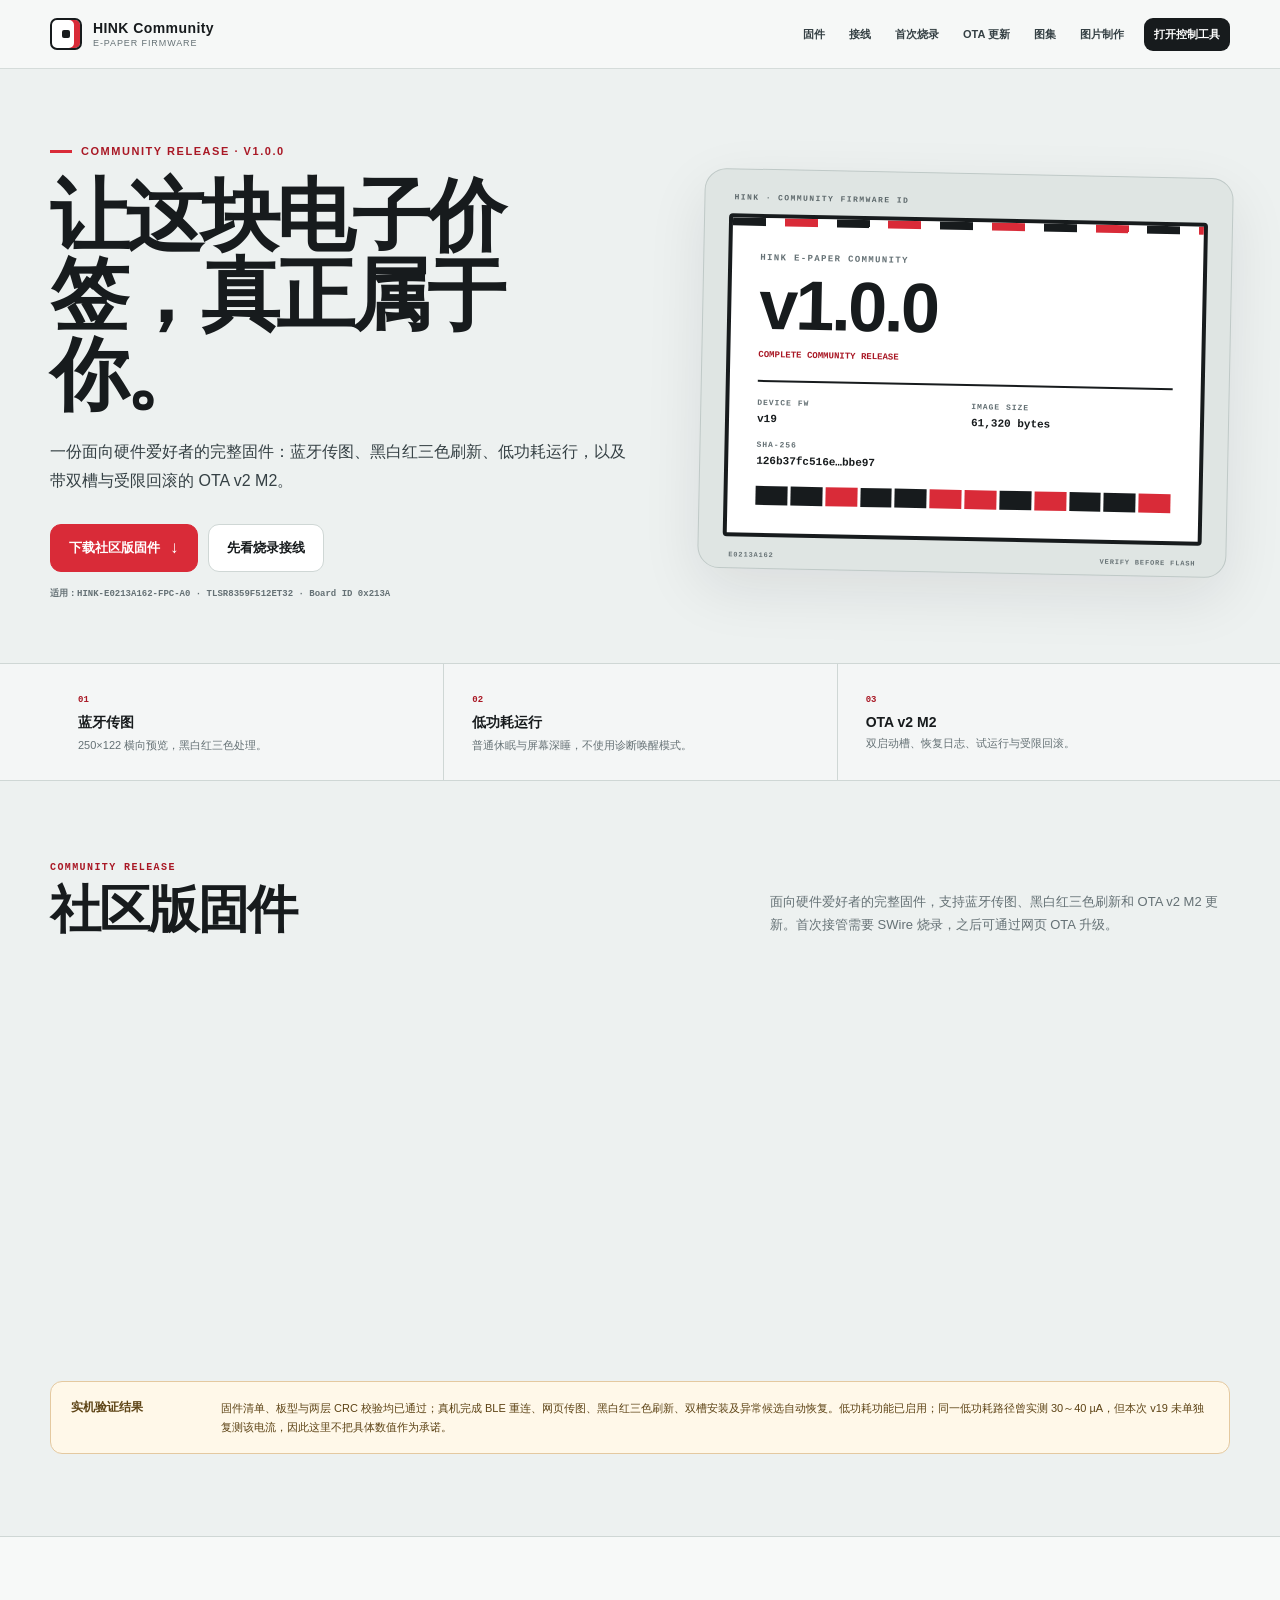
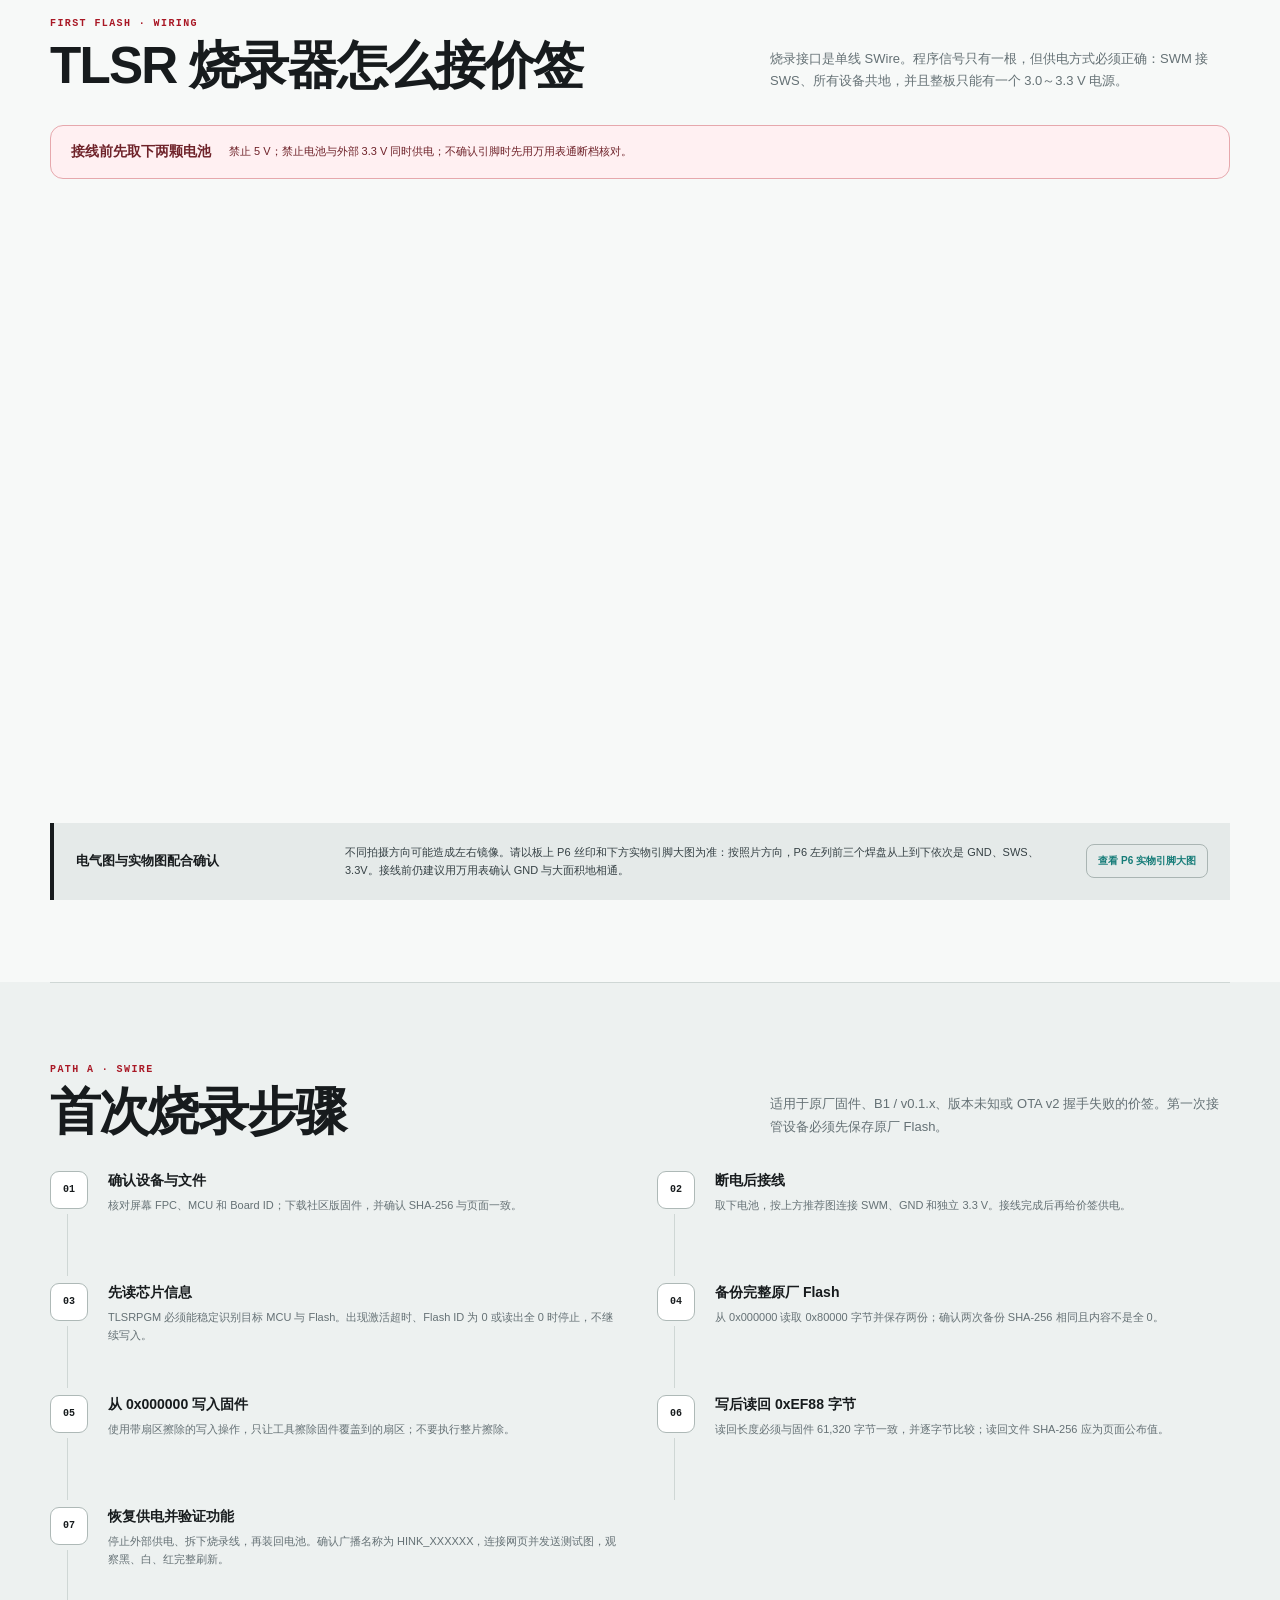
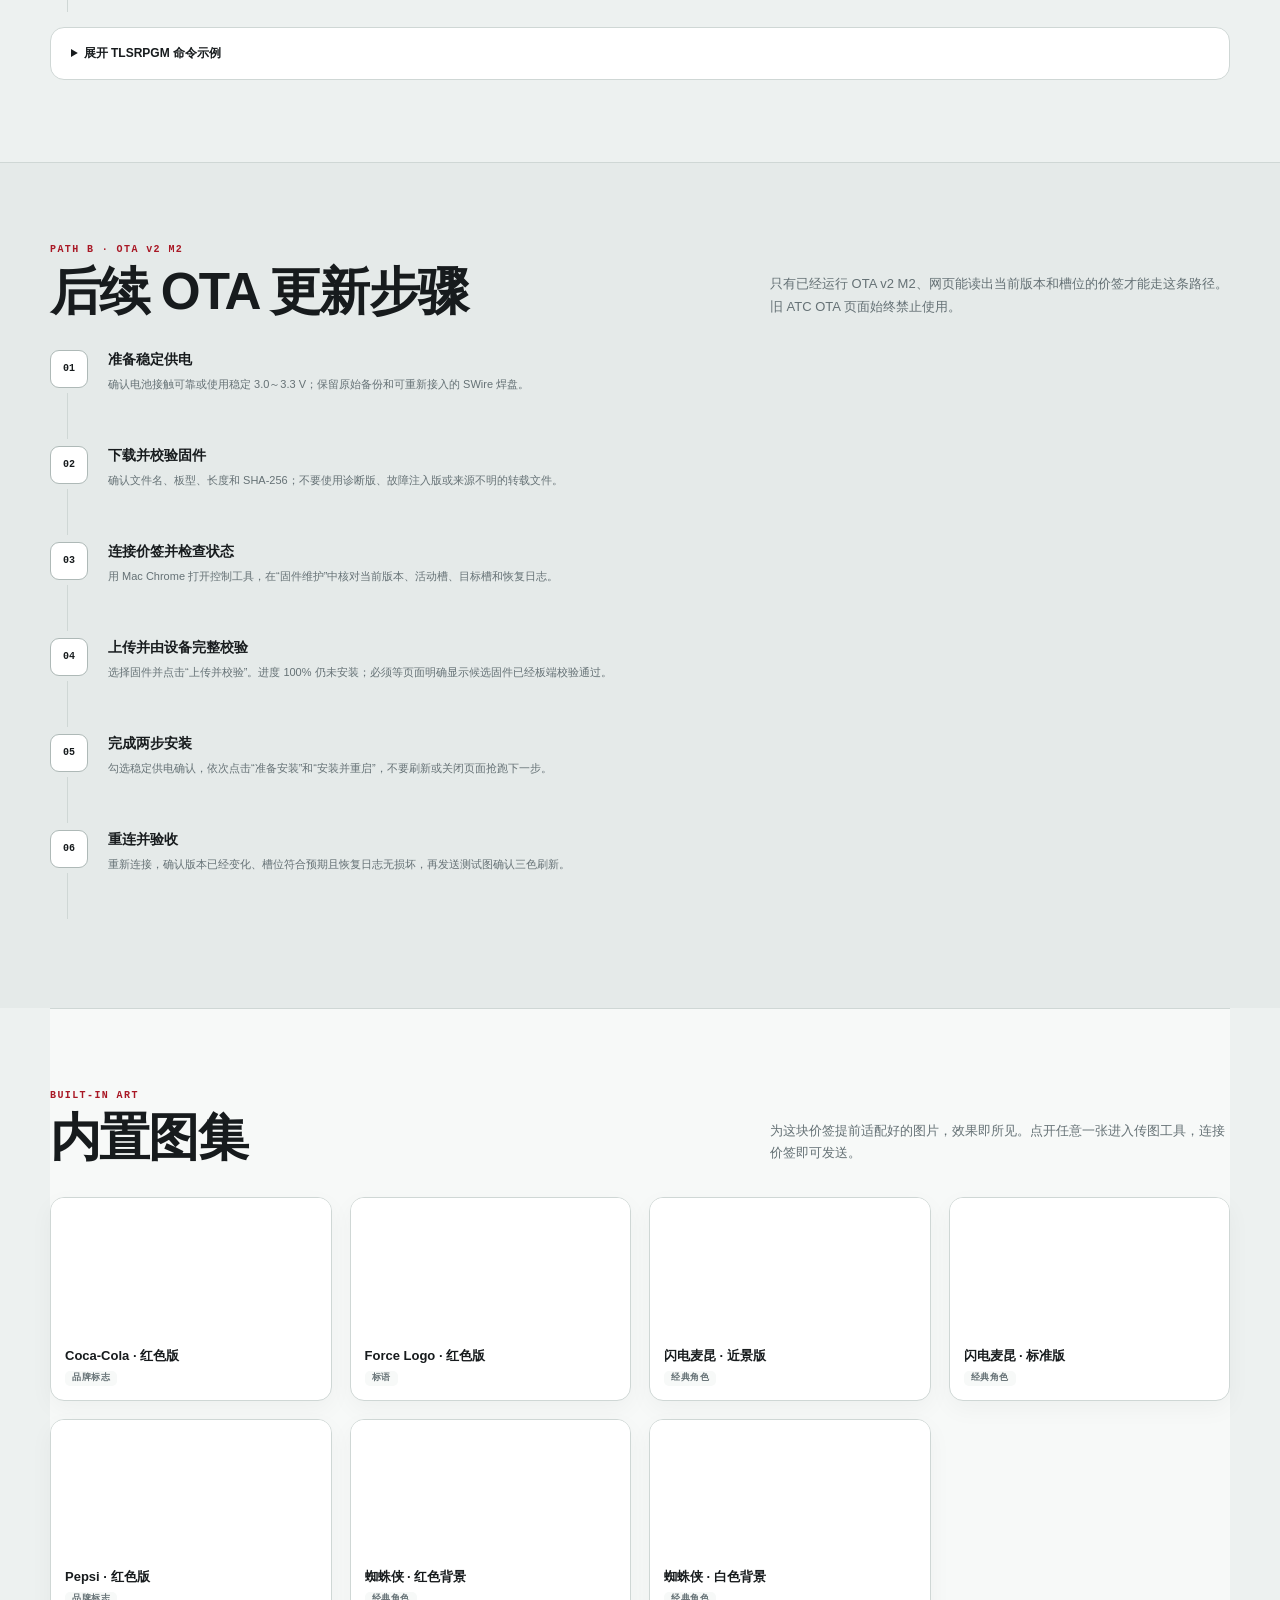
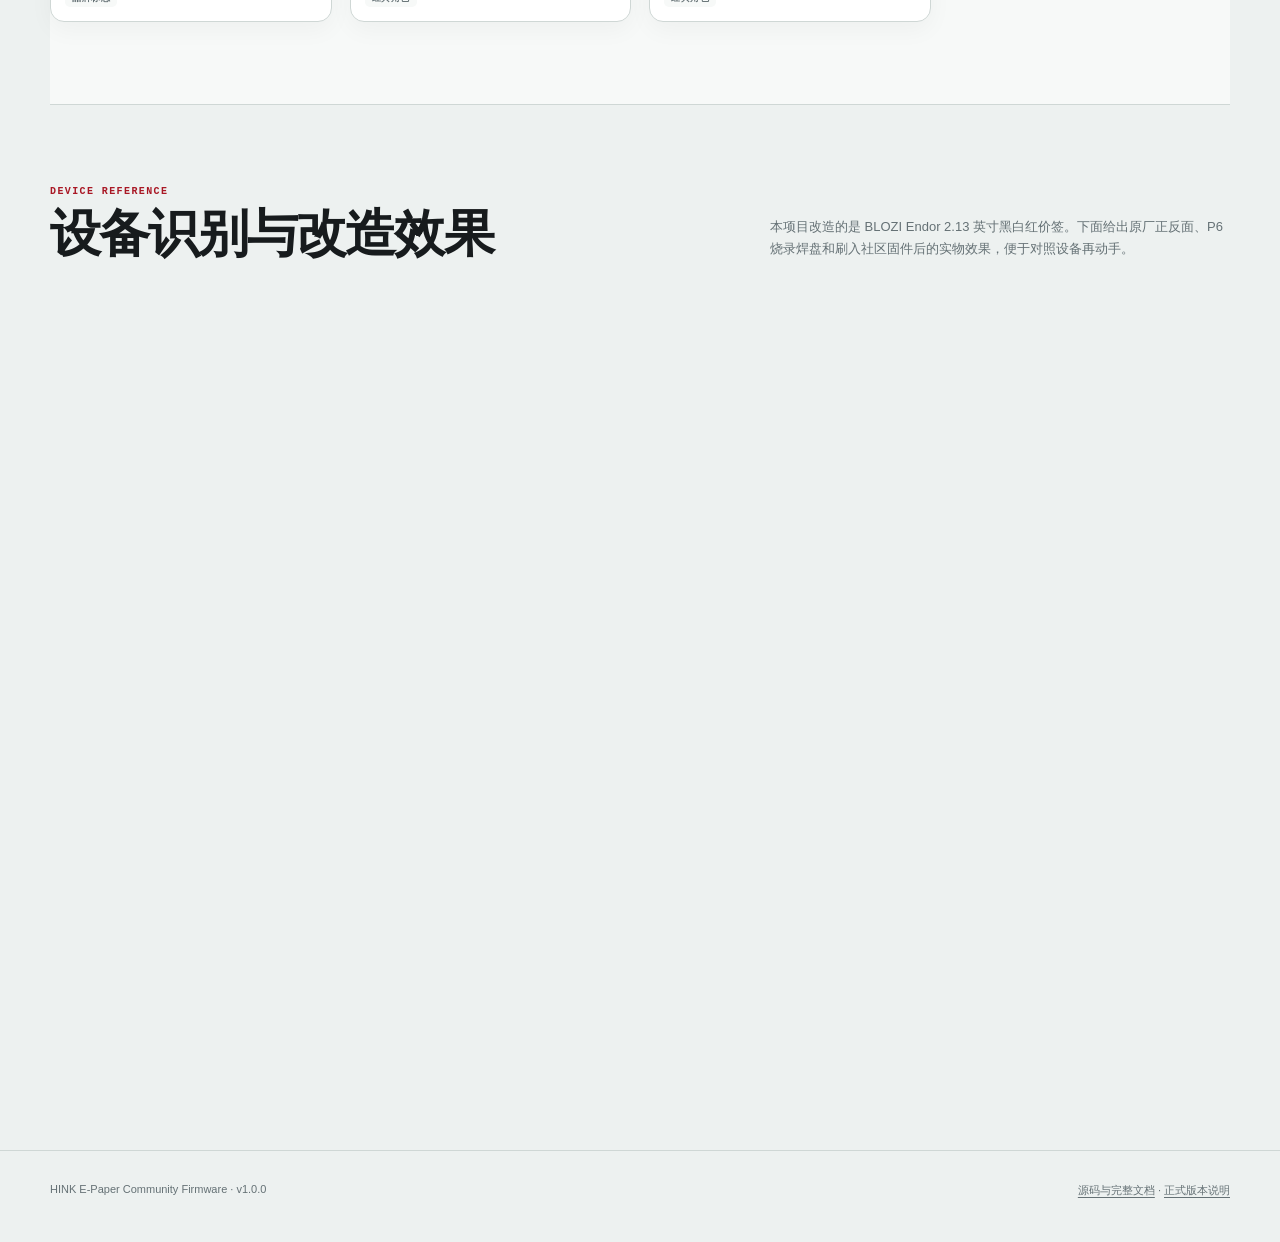
<file: site/firmware.html>
<!doctype html>
<html lang="zh-CN">
<head>
  <meta charset="utf-8">
  <meta name="viewport" content="width=device-width, initial-scale=1">
  <meta name="description" content="HINK 2.13 英寸黑白红电子价签社区固件：BLE 传图、黑白红三色刷新、低功耗运行、OTA v2 M2 双槽更新，以及 TLSR SWire 首次烧录接线和步骤说明。">
  <meta name="theme-color" content="#d92b38">
  <meta http-equiv="Content-Security-Policy" content="default-src 'self'; style-src 'self'; img-src 'self' data:; base-uri 'self'; form-action 'none'">
  <title>HINK E-Paper Community Firmware</title>
  <link rel="stylesheet" href="firmware.css?v=5">
</head>
<body>
  <header class="topbar">
    <nav class="shell nav" aria-label="主导航">
      <a class="brand" href="index.html"><i class="brand-mark" aria-hidden="true"></i><span><strong>HINK Community</strong><span>E-paper firmware</span></span></a>
      <div class="nav-links">
        <a href="#firmware">固件</a><a href="#wiring">接线</a><a href="#first-flash">首次烧录</a><a href="#ota">OTA 更新</a><a href="#gallery-art">图集</a><a href="gallery-maker.html">图片制作</a><a class="studio-link" href="index.html">打开控制工具</a>
      </div>
    </nav>
  </header>

  <main>
    <section class="shell hero">
      <div class="hero-copy-wrap">
        <p class="eyebrow">Community release · v1.0.0</p>
        <h1>让这块电子价签，真正属于你。</h1>
        <p class="hero-copy">一份面向硬件爱好者的完整固件：蓝牙传图、黑白红三色刷新、低功耗运行，以及带双槽与受限回滚的 OTA v2 M2。</p>
        <div class="hero-actions">
          <a class="button primary" href="https://github.com/HapCoderWei/hink-epaper/releases/download/v1.0.0/HINK_E0213A162_Community_v1.0.0.bin">下载社区版固件</a>
          <a class="button" href="#wiring">先看烧录接线</a>
        </div>
        <p class="hero-note">适用：HINK-E0213A162-FPC-A0 · TLSR8359F512ET32 · Board ID 0x213A</p>
      </div>
      <div class="device-card" aria-label="固件身份牌">
        <div class="screen">
          <div class="screen-ruler" aria-hidden="true"></div>
          <p class="screen-kicker">HINK E-PAPER COMMUNITY</p>
          <p class="release-version">v1.0.0</p>
          <p class="release-name">COMPLETE COMMUNITY RELEASE</p>
          <dl class="screen-grid">
            <div><dt>DEVICE FW</dt><dd>v19</dd></div><div><dt>IMAGE SIZE</dt><dd>61,320 bytes</dd></div>
            <div class="wide"><dt>SHA-256</dt><dd>126b37fc516e…bbe97</dd></div>
          </dl>
          <div class="pixel-signature" aria-hidden="true"><i></i><i></i><i></i><i></i><i></i><i></i><i></i><i></i><i></i><i></i><i></i><i></i></div>
        </div>
        <div class="device-foot"><span>E0213A162</span><span>VERIFY BEFORE FLASH</span></div>
      </div>
    </section>

    <section class="capability-band" aria-label="固件主要能力">
      <div class="shell capability-grid">
        <div><span>01</span><strong>蓝牙传图</strong><p>250×122 横向预览，黑白红三色处理。</p></div>
        <div><span>02</span><strong>低功耗运行</strong><p>普通休眠与屏幕深睡，不使用诊断唤醒模式。</p></div>
        <div><span>03</span><strong>OTA v2 M2</strong><p>双启动槽、恢复日志、试运行与受限回滚。</p></div>
      </div>
    </section>

    <section id="firmware" class="shell section">
      <div class="section-head">
        <div><p class="section-label">COMMUNITY RELEASE</p><h2>社区版固件</h2></div>
        <p>面向硬件爱好者的完整固件，支持蓝牙传图、黑白红三色刷新和 OTA v2 M2 更新。首次接管需要 SWire 烧录，之后可通过网页 OTA 升级。</p>
      </div>
      <article class="release-card">
        <div class="release-main">
          <p class="release-badge">推荐版本</p>
          <h3>HINK E-Paper Community <span>v1.0.0</span></h3>
          <p>这是面向爱好者正式发布的完整版本，设备内部版本为 <b>v19</b>，适配 HINK-E0213A162-FPC-A0 价签。首次接管设备使用 SWire 烧录，以后可直接通过网页 OTA 更新。</p>
          <div class="feature-list" aria-label="固件功能"><span>BLE 无线传图</span><span>黑白红三色刷新</span><span>低功耗路径</span><span>OTA v2 M2</span><span>双槽安装</span><span>受限自动回滚</span></div>
          <div class="release-actions">
            <a class="button primary" href="https://github.com/HapCoderWei/hink-epaper/releases/download/v1.0.0/HINK_E0213A162_Community_v1.0.0.bin">下载 .bin</a>
            <a class="text-link" href="https://github.com/HapCoderWei/hink-epaper/releases/tag/v1.0.0">查看版本说明</a>
          </div>
        </div>
        <dl class="release-spec">
          <div><dt>文件名</dt><dd>HINK_E0213A162_Community_v1.0.0.bin</dd></div><div><dt>适配板型</dt><dd>HINK-E0213A162-FPC-A0</dd></div>
          <div><dt>芯片</dt><dd>TLSR8359F512ET32</dd></div><div><dt>设备版本</dt><dd>19</dd></div>
          <div><dt>文件长度</dt><dd>61,320 bytes · 0xEF88</dd></div><div class="sha-row"><dt>SHA-256</dt><dd class="digest">126b37fc516e76f103131e0595a36112ff828ded8f372021adb562d3f30bbe97<button class="copy-btn" type="button" data-copy="126b37fc516e76f103131e0595a36112ff828ded8f372021adb562d3f30bbe97">复制</button></dd></div>
        </dl>
      </article>
      <div class="evidence-note"><strong>实机验证结果</strong><p>固件清单、板型与两层 CRC 校验均已通过；真机完成 BLE 重连、网页传图、黑白红三色刷新、双槽安装及异常候选自动恢复。低功耗功能已启用；同一低功耗路径曾实测 30～40 µA，但本次 v19 未单独复测该电流，因此这里不把具体数值作为承诺。</p></div>
    </section>

    <section id="wiring" class="section wiring-section">
      <div class="shell">
        <div class="section-head">
          <div><p class="section-label">FIRST FLASH · WIRING</p><h2>TLSR 烧录器怎么接价签</h2></div>
          <p>烧录接口是单线 SWire。程序信号只有一根，但供电方式必须正确：SWM 接 SWS、所有设备共地，并且整板只能有一个 3.0～3.3 V 电源。</p>
        </div>
        <div class="critical-warning"><strong>接线前先取下两颗电池</strong><span>禁止 5 V；禁止电池与外部 3.3 V 同时供电；不确认引脚时先用万用表通断档核对。</span></div>

        <div class="wiring-grid">
          <article class="wiring-card recommended">
            <div class="wiring-title"><span>推荐</span><h3>独立稳压 3.3 V 给价签供电</h3><p>适用于烧录器 PWR 输出能力未知或不足的情况。</p></div>
            <div class="diagram-scroll"><svg class="wiring-diagram" viewBox="0 0 760 390" role="img" aria-labelledby="external-power-title external-power-desc">
              <title id="external-power-title">TLSR 烧录器与独立 3.3 V 电源接线图</title>
              <desc id="external-power-desc">烧录器 SWM 接价签 P6-3 SWS，烧录器 GND 和独立电源负极共同接价签 P6-1 GND，独立电源正极接价签 P6-5 VCC，烧录器 PWR 不连接。</desc>
              <rect class="box programmer" x="20" y="40" width="205" height="180" rx="16"></rect><text class="box-title" x="122" y="78" text-anchor="middle">TLSRPGM 烧录器</text>
              <circle class="pin swire" cx="205" cy="122" r="8"></circle><text class="pin-label" x="178" y="127" text-anchor="end">SWM</text>
              <circle class="pin ground" cx="205" cy="170" r="8"></circle><text class="pin-label" x="178" y="175" text-anchor="end">GND</text>
              <circle class="pin unused" cx="205" cy="204" r="8"></circle><text class="pin-label muted" x="178" y="209" text-anchor="end">PWR 不接</text>
              <rect class="box supply" x="20" y="260" width="205" height="105" rx="16"></rect><text class="box-title" x="122" y="292" text-anchor="middle">稳压 3.3 V 电源</text>
              <circle class="pin power" cx="205" cy="320" r="8"></circle><text class="pin-label" x="178" y="325" text-anchor="end">+3.3 V</text>
              <circle class="pin ground" cx="205" cy="348" r="8"></circle><text class="pin-label" x="178" y="353" text-anchor="end">GND</text>
              <rect class="box tag" x="525" y="70" width="215" height="265" rx="20"></rect><text class="box-title" x="632" y="108" text-anchor="middle">HINK 价签 · P6</text>
              <rect class="tag-pin" x="555" y="140" width="154" height="42" rx="8"></rect><text class="tag-label" x="632" y="166" text-anchor="middle">P6-3 · SWS</text>
              <rect class="tag-pin" x="555" y="206" width="154" height="42" rx="8"></rect><text class="tag-label" x="632" y="232" text-anchor="middle">P6-1 · GND</text>
              <rect class="tag-pin" x="555" y="272" width="154" height="42" rx="8"></rect><text class="tag-label" x="632" y="298" text-anchor="middle">P6-5 · VCC</text>
              <path class="wire swire-wire" d="M213 122 C340 122 400 161 555 161"></path><path class="wire ground-wire" d="M213 170 C350 170 400 227 555 227"></path>
              <path class="wire ground-wire" d="M213 348 C350 348 410 227 555 227"></path><path class="wire power-wire" d="M213 320 C360 320 430 293 555 293"></path>
              <text class="wire-note swire-text" x="360" y="115">SWire 信号</text><text class="wire-note ground-text" x="350" y="218">共地</text><text class="wire-note power-text" x="370" y="315">唯一电源</text>
            </svg></div>
            <p class="mobile-pan-hint">横向滑动查看完整接线图 →</p>
            <ul class="wire-summary"><li><b>SWM → P6-3 SWS</b></li><li><b>烧录器 GND → P6-1 GND</b></li><li><b>电源 − → P6-1 GND</b></li><li><b>电源 +3.3 V → P6-5 VCC</b></li><li>烧录器 PWR 悬空，不连接</li></ul>
          </article>

          <article class="wiring-card">
            <div class="wiring-title"><span>可选</span><h3>由烧录器的 3.3 V 输出供电</h3><p>仅在确认输出是 3.0～3.3 V 且足以带动整板时使用。</p></div>
            <div class="simple-diagram" role="img" aria-label="烧录器供电接线：SWM 接 P6-3 SWS，GND 接 P6-1 GND，3.3 V 或 PWR 接 P6-5 VCC">
              <div class="simple-device"><strong>TLSRPGM</strong><span>SWM</span><span>GND</span><span>3V3 / PWR</span></div>
              <div class="simple-wires" aria-hidden="true"><i class="blue"></i><i class="black"></i><i class="red"></i></div>
              <div class="simple-device tag-side"><strong>HINK · P6</strong><span>P6-3 · SWS</span><span>P6-1 · GND</span><span>P6-5 · VCC</span></div>
            </div>
            <ul class="wire-summary"><li><b>SWM → P6-3 SWS</b></li><li><b>GND → P6-1 GND</b></li><li><b>3.3 V / PWR → P6-5 VCC</b></li><li>价签电池必须取下</li><li>若烧录时掉线或复位，改用左侧独立电源方案</li></ul>
          </article>
        </div>
        <div class="orientation-note"><strong>电气图与实物图配合确认</strong><p>不同拍摄方向可能造成左右镜像。请以板上 P6 丝印和下方实物引脚大图为准：按照片方向，P6 左列前三个焊盘从上到下依次是 GND、SWS、3.3V。接线前仍建议用万用表确认 GND 与大面积地相通。</p><a class="photo-jump" href="#pinout-photo">查看 P6 实物引脚大图</a></div>
      </div>
    </section>

    <section id="first-flash" class="shell section">
      <div class="section-head">
        <div><p class="section-label">PATH A · SWIRE</p><h2>首次烧录步骤</h2></div>
        <p>适用于原厂固件、B1 / v0.1.x、版本未知或 OTA v2 握手失败的价签。第一次接管设备必须先保存原厂 Flash。</p>
      </div>
      <ol class="procedure">
        <li><div><strong>确认设备与文件</strong><p>核对屏幕 FPC、MCU 和 Board ID；下载社区版固件，并确认 SHA-256 与页面一致。</p></div></li>
        <li><div><strong>断电后接线</strong><p>取下电池，按上方推荐图连接 SWM、GND 和独立 3.3 V。接线完成后再给价签供电。</p></div></li>
        <li><div><strong>先读芯片信息</strong><p>TLSRPGM 必须能稳定识别目标 MCU 与 Flash。出现激活超时、Flash ID 为 0 或读出全 0 时停止，不继续写入。</p></div></li>
        <li><div><strong>备份完整原厂 Flash</strong><p>从 0x000000 读取 0x80000 字节并保存两份；确认两次备份 SHA-256 相同且内容不是全 0。</p></div></li>
        <li><div><strong>从 0x000000 写入固件</strong><p>使用带扇区擦除的写入操作，只让工具擦除固件覆盖到的扇区；不要执行整片擦除。</p></div></li>
        <li><div><strong>写后读回 0xEF88 字节</strong><p>读回长度必须与固件 61,320 字节一致，并逐字节比较；读回文件 SHA-256 应为页面公布值。</p></div></li>
        <li><div><strong>恢复供电并验证功能</strong><p>停止外部供电、拆下烧录线，再装回电池。确认广播名称为 HINK_XXXXXX，连接网页并发送测试图，观察黑、白、红完整刷新。</p></div></li>
      </ol>
      <details class="command-reference">
        <summary>展开 TLSRPGM 命令示例</summary>
        <div>
          <p>以下参数来自本项目已验证工具链。把串口和脚本路径替换成自己的实际位置；串口每次连接都可能变化。</p>
          <code>python3 TlsrPgm.py -w -p /dev/cu.usbmodemXXXX -b 1500000 -t 50 -a 5000 i</code>
          <code>python3 TlsrPgm.py -w -p /dev/cu.usbmodemXXXX -b 1500000 -t 50 -a 5000 rf 0x000000 0x80000 HINK_original_backup.bin</code>
          <code>python3 TlsrPgm.py -w -p /dev/cu.usbmodemXXXX -b 1500000 -t 50 -a 5000 we 0x000000 HINK_E0213A162_Community_v1.0.0.bin</code>
          <code>python3 TlsrPgm.py -w -p /dev/cu.usbmodemXXXX -b 1500000 -t 50 -a 5000 -g rf 0x000000 0xEF88 HINK_v1.0.0_readback.bin</code>
          <code>shasum -a 256 HINK_E0213A162_Community_v1.0.0.bin HINK_v1.0.0_readback.bin</code>
          <p class="command-warning">不要加入 <span class="mono">-c / CPU Stall</span>；本项目实测它会导致 TLSR8359 Flash 识别与读取异常。</p>
        </div>
      </details>
    </section>

    <section id="ota" class="section ota-section">
      <div class="shell">
        <div class="section-head">
          <div><p class="section-label">PATH B · OTA v2 M2</p><h2>后续 OTA 更新步骤</h2></div>
          <p>只有已经运行 OTA v2 M2、网页能读出当前版本和槽位的价签才能走这条路径。旧 ATC OTA 页面始终禁止使用。</p>
        </div>
        <div class="ota-layout">
          <ol class="procedure compact">
            <li><div><strong>准备稳定供电</strong><p>确认电池接触可靠或使用稳定 3.0～3.3 V；保留原始备份和可重新接入的 SWire 焊盘。</p></div></li>
            <li><div><strong>下载并校验固件</strong><p>确认文件名、板型、长度和 SHA-256；不要使用诊断版、故障注入版或来源不明的转载文件。</p></div></li>
            <li><div><strong>连接价签并检查状态</strong><p>用 Mac Chrome 打开控制工具，在“固件维护”中核对当前版本、活动槽、目标槽和恢复日志。</p></div></li>
            <li><div><strong>上传并由设备完整校验</strong><p>选择固件并点击“上传并校验”。进度 100% 仍未安装；必须等页面明确显示候选固件已经板端校验通过。</p></div></li>
            <li><div><strong>完成两步安装</strong><p>勾选稳定供电确认，依次点击“准备安装”和“安装并重启”，不要刷新或关闭页面抢跑下一步。</p></div></li>
            <li><div><strong>重连并验收</strong><p>重新连接，确认版本已经变化、槽位符合预期且恢复日志无损坏，再发送测试图确认三色刷新。</p></div></li>
          </ol>
          <aside class="ota-panel">
            <p class="panel-label">OTA SAFETY GATE</p><h3>满足这四项，才开始更新</h3>
            <ul><li>网页识别为 OTA v2 M2</li><li>稳定 3.0～3.3 V 供电</li><li>固件 SHA-256 已核对</li><li>SWire 焊盘和备份仍可用</li></ul>
            <a class="button primary" href="index.html#ota-tools">打开传图与 OTA 工具</a>
            <p>当前没有固件签名或身份认证，只在可信的近距离 BLE 环境使用。候选固件若损坏到无法执行早期恢复代码，仍可能需要 SWire。</p>
          </aside>
        </div>
      </div>
    </section>

    <section id="gallery-art" class="shell section art-section">
      <div class="section-head">
        <div><p class="section-label">BUILT-IN ART</p><h2>内置图集</h2></div>
        <p>为这块价签提前适配好的图片，效果即所见。点开任意一张进入传图工具，连接价签即可发送。</p>
      </div>
      <div id="art-grid" class="art-grid" aria-live="polite" data-manifest="assets/gallery/manifest.json" data-link-prefix="index.html?art=">
        <p class="art-loading">图集加载中…（若长时间无内容，请确认通过 HTTPS 页面访问）</p>
      </div>
    </section>

    <section id="gallery" class="shell section gallery-section">
      <div class="section-head">
        <div><p class="section-label">DEVICE REFERENCE</p><h2>设备识别与改造效果</h2></div>
        <p>本项目改造的是 BLOZI Endor 2.13 英寸黑白红价签。下面给出原厂正反面、P6 烧录焊盘和刷入社区固件后的实物效果，便于对照设备再动手。</p>
      </div>
      <div class="gallery-grid">
        <figure id="pinout-photo" class="photo-card pinout-photo">
          <div class="photo-media"><img src="assets/firmware/p6-pinout.jpg" width="1086" height="1800" loading="lazy" alt="HINK 价签 PCB P6 烧录焊盘近照，已标出 GND、SWS 和 3.3V" data-zoom></div>
          <figcaption><span>实物引脚</span><strong>P6 烧录焊盘</strong><p>按照片方向，P6 左列前三个焊盘从上到下分别为 GND、SWS、3.3V；中央芯片丝印为 TLSR8359。</p></figcaption>
        </figure>
        <figure class="photo-card">
          <div class="photo-media"><img src="assets/firmware/original-front.jpg" width="942" height="900" loading="lazy" alt="改造前的 BLOZI Endor 电子价签正面" data-zoom></div>
          <figcaption><span>改造前 · 正面</span><strong>2.13 英寸黑白红屏</strong><p>屏幕左侧带竖向条码区，外壳右上角有状态窗口。</p></figcaption>
        </figure>
        <figure class="photo-card">
          <div class="photo-media"><img src="assets/firmware/original-back.jpg" width="997" height="900" loading="lazy" alt="改造前的 BLOZI Endor 电子价签背面铭牌" data-zoom></div>
          <figcaption><span>改造前 · 背面</span><strong>BLOZI · Endor</strong><p>背面铭牌可见 BLOZI 品牌与 Endor 型号，可用于核对外壳。</p></figcaption>
        </figure>
        <figure class="photo-card result-photo">
          <div class="photo-media"><img src="assets/firmware/community-result.jpg" width="1600" height="1154" loading="lazy" alt="刷入 HINK 社区固件并通过蓝牙传入黑白红图片后的价签" data-zoom></div>
          <figcaption><span>改造完成</span><strong>网页蓝牙传图实物效果</strong><p>刷入社区固件后，通过网页发送图片，价签完成黑、白、红三色刷新。</p></figcaption>
        </figure>
      </div>
    </section>
  </main>

  <footer class="footer"><div class="shell footer-inner"><span>HINK E-Paper Community Firmware · v1.0.0</span><span><a href="https://github.com/HapCoderWei/hink-epaper">源码与完整文档</a> · <a href="https://github.com/HapCoderWei/hink-epaper/releases/tag/v1.0.0">正式版本说明</a></span></div></footer>
  <script src="firmware.js?v=1" defer></script>
</body>
</html>
</file>
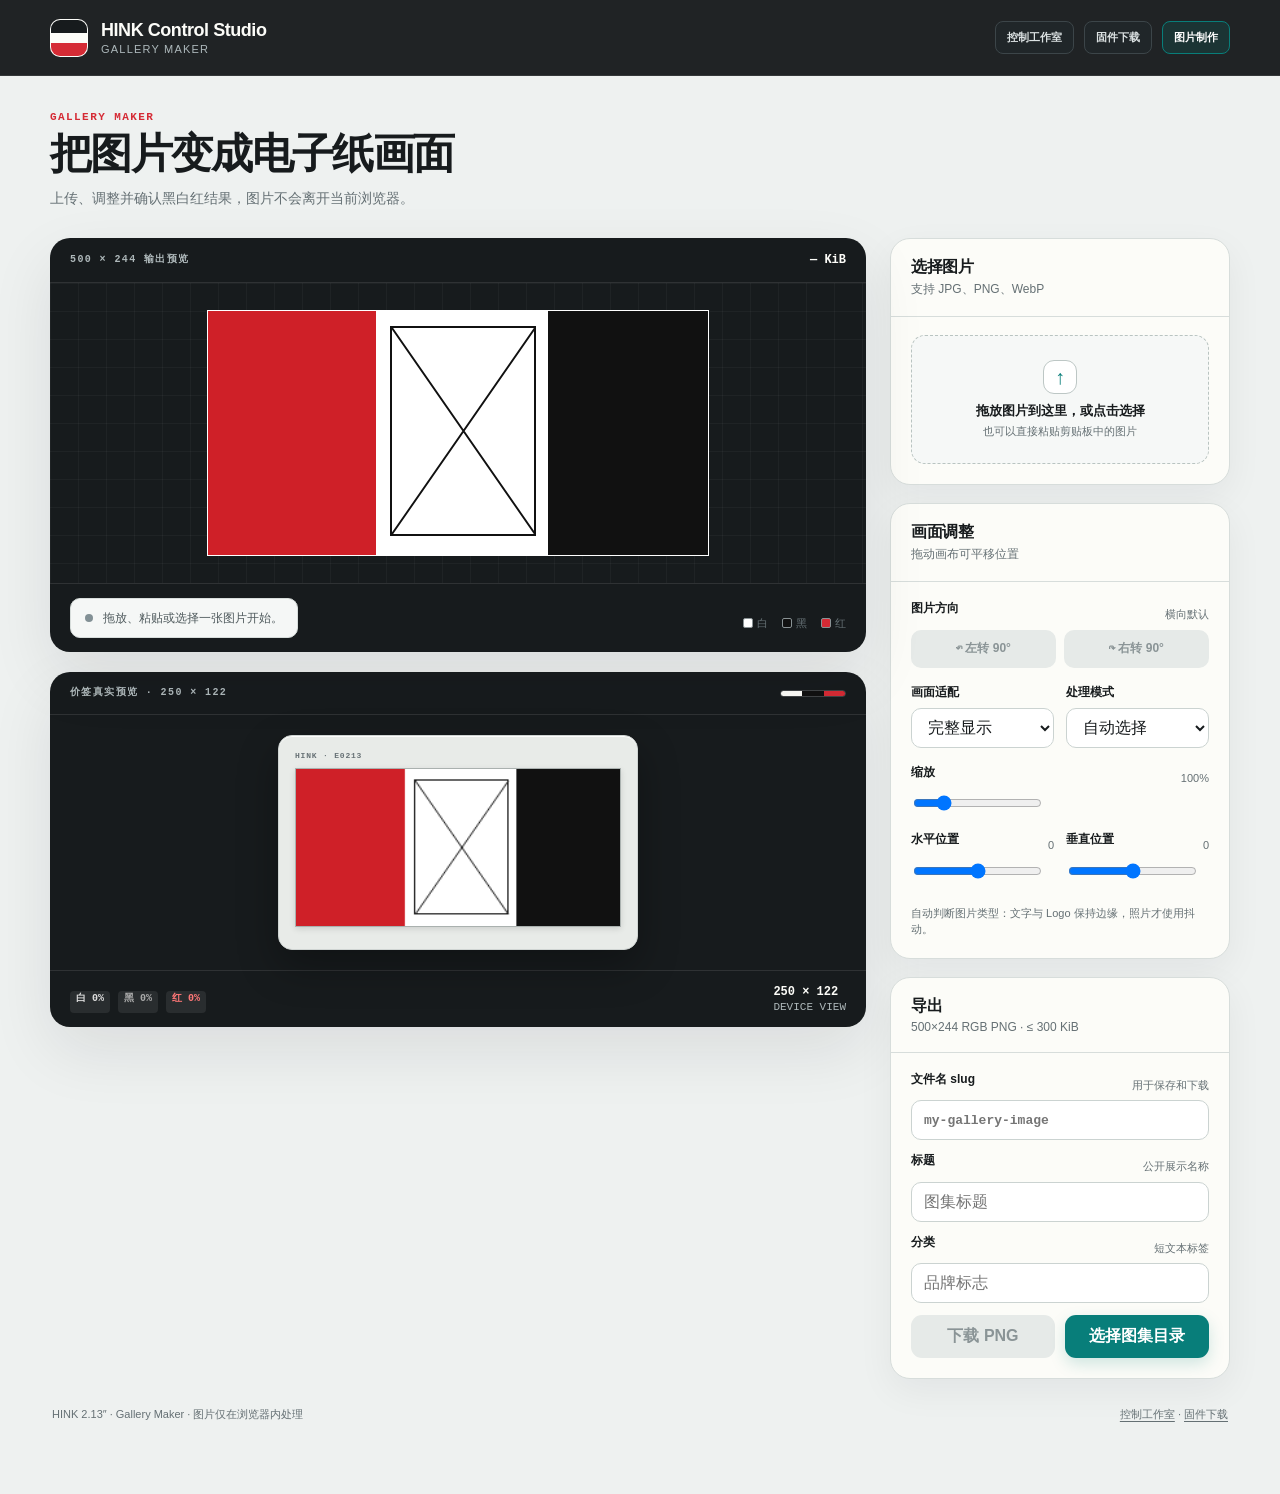
<file: site/gallery-maker.html>
<!doctype html>
<html lang="zh-CN">
<head>
  <meta charset="utf-8">
  <meta name="viewport" content="width=device-width,initial-scale=1">
  <meta name="description" content="HINK 图集制作器：上传图片，调整构图，查看 250×122 三色电子纸预览，导出 500×244 RGB PNG。所有处理在浏览器内完成。">
  <meta name="theme-color" content="#171b1d">
  <title>HINK Gallery Maker · 图集制作器</title>
  <link rel="stylesheet" href="gallery-maker.css">
</head>
<body>

<header class="topbar">
  <a class="brand" href="index.html">
    <span class="brand-mark" aria-hidden="true"></span>
    <div class="brand-copy">
      <p class="brand-name">HINK Control Studio</p>
      <p class="brand-subtitle">Gallery Maker</p>
    </div>
  </a>
  <div class="topbar-meta">
    <a class="nav-link" href="index.html">控制工作室</a>
    <a class="nav-link" href="firmware.html">固件下载</a>
    <span class="nav-link active" aria-current="page">图片制作</span>
  </div>
</header>

<main>
  <div class="page-header">
    <p class="eyebrow">Gallery Maker</p>
    <h1>把图片变成电子纸画面</h1>
    <p class="lead">上传、调整并确认黑白红结果，图片不会离开当前浏览器。</p>
  </div>

  <div class="workspace">
    <!-- Left: canvas + preview -->
    <div class="preview-stack">
      <!-- Edit canvas -->
      <section class="canvas-panel" aria-labelledby="canvas-title">
        <div class="canvas-head">
          <p id="canvas-title" class="canvas-head-label">500 × 244 输出预览</p>
          <span class="canvas-head-size mono" id="output-size">— KiB</span>
        </div>
        <div class="canvas-wrap">
          <canvas id="edit-canvas" width="500" height="244" aria-label="编辑画布，显示输出效果"></canvas>
        </div>
        <div class="canvas-foot">
          <span id="status-bar" class="status-bar" role="status" aria-live="polite">
            <i class="dot" aria-hidden="true"></i>
            <span id="status-text">拖放、粘贴或选择一张图片开始。</span>
          </span>
          <div class="swatches" aria-label="电子纸色板">
            <span><i class="swatch-white"></i>白</span>
            <span><i class="swatch-black"></i>黑</span>
            <span><i class="swatch-red"></i>红</span>
          </div>
        </div>
      </section>

      <!-- Device preview -->
      <section class="preview-panel" aria-labelledby="preview-title">
        <div class="preview-head">
          <p id="preview-title" class="preview-head-label">价签真实预览 · 250 × 122</p>
          <span class="palette-rail" aria-label="白、黑、红三色"><i></i><i></i><i></i></span>
        </div>
        <div class="device-stage">
          <div class="device-shell">
            <canvas id="preview-canvas" width="250" height="122" aria-label="250×122 三色电子纸预览"></canvas>
          </div>
        </div>
        <div class="preview-caption">
          <div class="color-stats">
            <span class="color-stat w" id="color-white">白 0%</span>
            <span class="color-stat b" id="color-black">黑 0%</span>
            <span class="color-stat r" id="color-red">红 0%</span>
          </div>
          <div class="mono"><strong>250 × 122</strong><span>DEVICE VIEW</span></div>
        </div>
      </section>
    </div>

    <!-- Right: controls -->
    <div class="control-stack">
      <!-- Upload -->
      <section class="card" aria-labelledby="upload-title">
        <div class="card-titlebar">
          <div><h2 id="upload-title">选择图片</h2><p>支持 JPG、PNG、WebP</p></div>
        </div>
        <div class="card-body">
          <label id="drop-zone" class="file-drop" for="file-input" tabindex="0">
            <input id="file-input" type="file" accept="image/*">
            <i class="upload-icon" aria-hidden="true"></i>
            <strong>拖放图片到这里，或点击选择</strong>
            <span>也可以直接粘贴剪贴板中的图片</span>
          </label>
        </div>
      </section>

      <!-- Adjust -->
      <section class="card" aria-labelledby="adjust-title">
        <div class="card-titlebar">
          <div><h2 id="adjust-title">画面调整</h2><p>拖动画布可平移位置</p></div>
        </div>
        <div class="card-body">
          <div class="field">
            <span class="field-label">图片方向 <span class="hint" id="rotation-status">横向默认</span></span>
            <div class="rotation" role="group" aria-label="旋转图片">
              <button id="rotate-left" type="button" disabled aria-label="向左旋转 90 度">↶ 左转 90°</button>
              <button id="rotate-right" type="button" disabled aria-label="向右旋转 90 度">↷ 右转 90°</button>
            </div>
          </div>
          <div class="control-row">
            <div class="field">
              <label class="field-label" for="fit-select">画面适配</label>
              <select id="fit-select">
                <option value="contain" selected>完整显示</option>
                <option value="cover">铺满并裁切</option>
              </select>
            </div>
            <div class="field">
              <label class="field-label" for="processing-select">处理模式</label>
              <select id="processing-select">
                <option value="auto">自动选择</option>
                <option value="threshold">清晰边缘</option>
                <option value="floyd-steinberg">照片抖动</option>
              </select>
            </div>
          </div>
          <div class="field">
            <label class="field-label" for="zoom-slider">缩放 <span class="hint" id="zoom-val">100%</span></label>
            <input id="zoom-slider" type="range" min="50" max="300" value="100" step="5" aria-label="缩放比例">
          </div>
          <div class="control-row">
            <div class="field">
              <label class="field-label" for="pos-x">水平位置 <span class="hint" id="pos-x-val">0</span></label>
              <input id="pos-x" type="range" min="-100" max="100" value="0" aria-label="水平偏移">
            </div>
            <div class="field">
              <label class="field-label" for="pos-y">垂直位置 <span class="hint" id="pos-y-val">0</span></label>
              <input id="pos-y" type="range" min="-100" max="100" value="0" aria-label="垂直偏移">
            </div>
          </div>
          <p class="hint" id="processing-hint">自动判断图片类型：文字与 Logo 保持边缘，照片才使用抖动。</p>
        </div>
      </section>

      <!-- Export -->
      <section class="card" aria-labelledby="export-title">
        <div class="card-titlebar">
          <div><h2 id="export-title">导出</h2><p>500×244 RGB PNG · ≤ 300 KiB</p></div>
        </div>
        <div class="card-body">
          <div class="meta-grid">
            <div class="field">
              <label class="field-label" for="slug-input">文件名 slug <span class="hint">用于保存和下载</span></label>
              <input id="slug-input" class="slug-input" type="text" placeholder="my-gallery-image" maxlength="60" pattern="[a-z0-9](?:[a-z0-9-]*[a-z0-9])?">
            </div>
            <div class="field">
              <label class="field-label" for="title-input">标题 <span class="hint">公开展示名称</span></label>
              <input id="title-input" type="text" placeholder="图集标题" maxlength="100">
            </div>
            <div class="field">
              <label class="field-label" for="category-input">分类 <span class="hint">短文本标签</span></label>
              <input id="category-input" type="text" placeholder="品牌标志" maxlength="50">
            </div>
          </div>
          <div id="validation-msg" class="validation-msg" role="status" aria-live="polite"></div>
          <div class="export-actions">
            <button id="download-btn" class="btn-primary" disabled>下载 PNG</button>
            <button id="save-dir-btn" class="btn-teal" disabled>选择图集目录</button>
          </div>
        </div>
      </section>
    </div>
  </div>

  <footer class="footer">
    <span>HINK 2.13″ · Gallery Maker · 图片仅在浏览器内处理</span>
    <span><a href="index.html">控制工作室</a> · <a href="firmware.html">固件下载</a></span>
  </footer>
</main>

<script src="image-processing.js?v=adaptive-3"></script>
<script src="gallery-maker-core.js?v=1"></script>
<script src="gallery-maker.js?v=1"></script>
</body>
</html>
</file>
<file: site/firmware.css>
:root {
  --ink: #171b1d;
  --ink-soft: #354044;
  --paper: #fff;
  --canvas: #edf1f0;
  --fog: #f7f9f8;
  --line: #cfd7d5;
  --muted: #657175;
  --red: #d92b38;
  --red-dark: #a91825;
  --blue: #1970b7;
  --teal: #167c78;
  --shadow: 0 20px 60px rgba(23, 27, 29, .09);
  color-scheme: light;
  font-family: "Avenir Next", "PingFang SC", "Microsoft YaHei", sans-serif;
}
* { box-sizing: border-box; }
html { scroll-behavior: smooth; }
body { margin: 0; color: var(--ink); background: var(--canvas); }
a { color: inherit; }
:focus-visible { outline: 3px solid rgba(22, 124, 120, .35); outline-offset: 3px; }
.mono { font-family: "SFMono-Regular", Consolas, monospace; }
.shell { width: min(1180px, calc(100% - 40px)); margin: 0 auto; }
.topbar { position: sticky; z-index: 10; top: 0; border-bottom: 1px solid rgba(207, 215, 213, .85); background: rgba(247, 249, 248, .92); backdrop-filter: blur(16px); }
.nav { display: flex; min-height: 68px; align-items: center; justify-content: space-between; gap: 18px; }
.brand { display: flex; align-items: center; gap: 11px; text-decoration: none; }
.brand-mark { display: grid; width: 32px; height: 32px; place-items: center; border: 2px solid var(--ink); border-radius: 7px; background: var(--paper); box-shadow: inset -6px 0 0 var(--red); }
.brand-mark::after { width: 8px; height: 8px; border-radius: 2px; background: var(--ink); content: ""; }
.brand strong, .brand span { display: block; }
.brand strong { font-size: 14px; letter-spacing: .03em; }
.brand span span { margin-top: 2px; color: var(--muted); font-size: 9px; letter-spacing: .1em; text-transform: uppercase; }
.nav-links { display: flex; align-items: center; gap: 4px; }
.nav-links a { padding: 9px 10px; border-radius: 9px; color: var(--ink-soft); font-size: 11px; font-weight: 700; text-decoration: none; }
.nav-links a:hover { background: var(--paper); }
.nav-links .studio-link { margin-left: 6px; color: var(--paper); background: var(--ink); }

.hero { display: grid; min-width: 0; grid-template-columns: minmax(0, 1.05fr) minmax(370px, .95fr); gap: 66px; align-items: center; padding: 76px 0 62px; }
.hero > * { min-width: 0; }
.eyebrow { display: flex; align-items: center; gap: 9px; margin: 0 0 19px; color: var(--red-dark); font-size: 11px; font-weight: 800; letter-spacing: .14em; text-transform: uppercase; }
.eyebrow::before { width: 22px; height: 3px; background: var(--red); content: ""; }
h1 { max-width: 690px; margin: 0; font-family: "Avenir Next Condensed", "PingFang SC", sans-serif; font-size: clamp(48px, 6.2vw, 80px); font-weight: 800; letter-spacing: -.045em; line-height: 1; }
.hero-copy { max-width: 620px; margin: 24px 0 0; color: var(--ink-soft); font-size: 16px; line-height: 1.8; }
.hero-actions, .release-actions { display: flex; flex-wrap: wrap; gap: 10px; margin-top: 28px; }
.button { display: inline-flex; min-height: 48px; align-items: center; justify-content: center; gap: 10px; padding: 0 18px; border: 1px solid var(--line); border-radius: 11px; background: var(--paper); font-size: 13px; font-weight: 800; text-decoration: none; transition: transform .16s ease, box-shadow .16s ease; }
.button:hover { transform: translateY(-1px); box-shadow: 0 10px 24px rgba(23, 27, 29, .11); }
.button.primary { color: var(--paper); border-color: var(--red); background: var(--red); }
.button.primary::after { content: "↓"; font-size: 17px; }
.hero-note { margin: 15px 0 0; color: var(--muted); font: 700 9px/1.6 "SFMono-Regular", monospace; }

.device-card { position: relative; min-width: 0; overflow: hidden; padding: 24px 24px 31px; border: 1px solid #bfc9c7; border-radius: 22px; background: #dfe5e3; box-shadow: var(--shadow); transform: rotate(1.15deg); }
.device-card::before { display: block; margin: 0 0 12px 5px; color: #5d686b; font: 700 8px/1 "SFMono-Regular", monospace; letter-spacing: .18em; content: "HINK · COMMUNITY FIRMWARE ID"; }
.screen { position: relative; min-width: 0; min-height: 270px; overflow: hidden; padding: 28px; border: 4px solid var(--ink); border-radius: 4px; background: var(--paper); }
.screen-ruler { position: absolute; inset: 0 0 auto; height: 8px; background: repeating-linear-gradient(90deg, var(--ink) 0 7%, var(--paper) 7% 11%, var(--red) 11% 18%, var(--paper) 18% 22%); }
.screen-kicker { margin: 8px 0; color: var(--muted); font: 800 9px/1 "SFMono-Regular", monospace; letter-spacing: .15em; }
.release-version { margin: 0; font-family: "Avenir Next Condensed", "Arial Narrow", sans-serif; font-size: clamp(48px, 5.5vw, 70px); font-weight: 900; letter-spacing: -.04em; line-height: .98; }
.release-name { margin: 9px 0 19px; color: var(--red-dark); font: 800 9px/1.4 "SFMono-Regular", monospace; }
.screen-grid { display: grid; grid-template-columns: 1fr 1fr; gap: 13px; margin: 0; padding-top: 17px; border-top: 2px solid var(--ink); }
.screen-grid div { min-width: 0; }
.screen-grid .wide { grid-column: 1 / -1; }
.screen-grid dt { color: var(--muted); font: 700 8px/1 "SFMono-Regular", monospace; letter-spacing: .12em; }
.screen-grid dd { margin: 5px 0 0; overflow: hidden; font: 700 11px/1.4 "SFMono-Regular", monospace; text-overflow: ellipsis; white-space: nowrap; }
.pixel-signature { display: grid; grid-template-columns: repeat(12, 1fr); gap: 3px; margin-top: 17px; }
.pixel-signature i { aspect-ratio: 1.7; background: var(--ink); }
.pixel-signature i:nth-child(3n), .pixel-signature i:nth-child(7n) { background: var(--red); }
.device-foot { position: absolute; right: 30px; bottom: 9px; left: 30px; display: flex; justify-content: space-between; color: #697477; font: 700 7px/1 "SFMono-Regular", monospace; letter-spacing: .12em; }

.capability-band { border-top: 1px solid var(--line); border-bottom: 1px solid var(--line); background: rgba(247, 249, 248, .72); }
.capability-grid { display: grid; grid-template-columns: repeat(3, 1fr); }
.capability-grid > div { min-height: 116px; padding: 24px 28px; border-left: 1px solid var(--line); }
.capability-grid > div:first-child { border-left: 0; }
.capability-grid span { color: var(--red-dark); font: 800 9px/1 "SFMono-Regular", monospace; }
.capability-grid strong { display: block; margin-top: 8px; font-size: 14px; }
.capability-grid p { margin: 5px 0 0; color: var(--muted); font-size: 11px; line-height: 1.55; }

.section { padding: 82px 0; }
.section + .section { border-top: 1px solid var(--line); }
.section[id] { scroll-margin-top: 80px; }
.nav-links a.active { color: var(--red-dark); background: var(--paper); box-shadow: inset 0 -2px 0 var(--red); }
.clipboard-proxy { position: absolute; top: 0; left: -9999px; }
.section-head { display: grid; grid-template-columns: 1fr minmax(280px, 460px); gap: 40px; align-items: end; margin-bottom: 32px; }
.section-label, .panel-label { margin: 0 0 10px; color: var(--red-dark); font: 800 10px/1 "SFMono-Regular", monospace; letter-spacing: .14em; }
h2 { margin: 0; font-family: "Avenir Next Condensed", "PingFang SC", sans-serif; font-size: clamp(34px, 4vw, 54px); letter-spacing: -.035em; line-height: 1.05; }
.section-head > p { margin: 0; color: var(--muted); font-size: 13px; line-height: 1.75; }

.release-card { display: grid; grid-template-columns: 1.05fr .95fr; overflow: hidden; border: 1px solid var(--line); border-radius: 19px; background: var(--paper); box-shadow: 0 14px 44px rgba(23, 27, 29, .05); }
.release-main { padding: 32px; }
.release-badge { display: inline-block; margin: 0 0 18px; padding: 6px 9px; border-radius: 6px; color: var(--paper); background: var(--red); font: 800 9px/1 "SFMono-Regular", monospace; }
.release-main h3 { margin: 0; font-family: "Avenir Next Condensed", sans-serif; font-size: 31px; line-height: 1.1; }
.release-main h3 span { color: var(--red); }
.release-main > p:not(.release-badge) { margin: 14px 0 0; color: var(--ink-soft); font-size: 13px; line-height: 1.75; }
.feature-list { display: flex; flex-wrap: wrap; gap: 7px; margin-top: 20px; }
.feature-list span { padding: 7px 9px; border: 1px solid var(--line); border-radius: 7px; background: var(--fog); color: var(--ink-soft); font-size: 10px; font-weight: 700; }
.text-link { align-self: center; color: var(--teal); font-size: 11px; font-weight: 800; text-underline-offset: 3px; }
.release-spec { margin: 0; padding: 28px 30px; background: var(--ink); color: var(--paper); }
.release-spec div { padding: 12px 0; border-bottom: 1px solid #353f42; }
.release-spec div:last-child { border-bottom: 0; }
.release-spec dt { color: #aeb8ba; font: 700 8px/1 "SFMono-Regular", monospace; letter-spacing: .12em; }
.release-spec dd { margin: 6px 0 0; font: 700 11px/1.55 "SFMono-Regular", monospace; overflow-wrap: anywhere; }
.release-spec .digest { color: #ff98a0; }
.evidence-note { display: grid; grid-template-columns: 130px 1fr; gap: 20px; margin-top: 15px; padding: 17px 20px; border: 1px solid #e4c9a0; border-radius: 12px; background: #fff8e9; color: #5d4315; }
.evidence-note strong { font-size: 12px; }
.evidence-note p { margin: 0; font-size: 11px; line-height: 1.7; }

.wiring-section { background: #f7f9f8; }
.critical-warning { display: flex; align-items: center; gap: 18px; margin-bottom: 18px; padding: 17px 20px; border: 1px solid #e6a8ad; border-radius: 13px; color: #6f232a; background: #fff0f2; }
.critical-warning strong { flex: 0 0 auto; font-size: 14px; }
.critical-warning span { font-size: 11px; line-height: 1.6; }
.wiring-grid { display: grid; grid-template-columns: 1.25fr .75fr; gap: 18px; }
.wiring-card { overflow: hidden; border: 1px solid var(--line); border-radius: 17px; background: var(--paper); }
.wiring-title { padding: 23px 25px 18px; }
.wiring-title span { display: inline-block; margin-bottom: 9px; padding: 5px 8px; border-radius: 5px; color: var(--ink); background: #e6ebea; font: 800 8px/1 "SFMono-Regular", monospace; }
.recommended .wiring-title span { color: var(--paper); background: var(--teal); }
.wiring-title h3 { margin: 0; font-size: 19px; }
.wiring-title p { margin: 7px 0 0; color: var(--muted); font-size: 11px; line-height: 1.6; }
.diagram-scroll { overflow-x: auto; border-top: 1px solid var(--line); border-bottom: 1px solid var(--line); background: #eef2f1; }
.wiring-diagram { display: block; width: 100%; height: auto; background: #eef2f1; }
.mobile-pan-hint { display: none; }
.wiring-diagram .box { fill: #fff; stroke: #899593; stroke-width: 2; }
.wiring-diagram .programmer { fill: #22292c; stroke: #22292c; }
.wiring-diagram .programmer + .box-title { fill: #fff; }
.wiring-diagram .supply { fill: #fff8e9; }
.wiring-diagram .tag { fill: #dfe5e3; stroke: #697674; }
.wiring-diagram .box-title, .wiring-diagram .pin-label, .wiring-diagram .tag-label, .wiring-diagram .wire-note { font-family: "PingFang SC", sans-serif; font-weight: 700; }
.wiring-diagram .box-title { fill: var(--ink); font-size: 15px; }
.wiring-diagram .pin-label { fill: #fff; font-size: 12px; }
.wiring-diagram .supply ~ .pin-label { fill: var(--ink); }
.wiring-diagram .pin-label.muted { fill: #899593; }
.wiring-diagram .pin.swire { fill: var(--blue); }.wiring-diagram .pin.ground { fill: var(--ink); }.wiring-diagram .pin.power { fill: var(--red); }.wiring-diagram .pin.unused { fill: #899593; }
.wiring-diagram .tag-pin { fill: #fff; stroke: #aab5b3; }.wiring-diagram .tag-label { fill: var(--ink); font-size: 12px; }
.wiring-diagram .wire { fill: none; stroke-width: 5; }.wiring-diagram .swire-wire { stroke: var(--blue); }.wiring-diagram .ground-wire { stroke: var(--ink); }.wiring-diagram .power-wire { stroke: var(--red); }
.wiring-diagram .wire-note { font-size: 10px; }.wiring-diagram .swire-text { fill: var(--blue); }.wiring-diagram .ground-text { fill: var(--ink); }.wiring-diagram .power-text { fill: var(--red); }
.wire-summary { display: grid; grid-template-columns: 1fr 1fr; gap: 8px 18px; margin: 0; padding: 19px 25px 24px; list-style: none; }
.wire-summary li { position: relative; padding-left: 13px; color: var(--ink-soft); font-size: 11px; line-height: 1.55; }
.wire-summary li::before { position: absolute; top: .58em; left: 0; width: 5px; height: 5px; border-radius: 50%; background: var(--red); content: ""; }
.simple-diagram { display: grid; grid-template-columns: 1fr 55px 1fr; gap: 8px; align-items: stretch; margin: 0 22px; padding: 28px 0; border-top: 1px solid var(--line); border-bottom: 1px solid var(--line); }
.simple-device { display: grid; grid-template-rows: 34px repeat(3, 39px); overflow: hidden; border: 1px solid #7f8c8a; border-radius: 10px; background: var(--ink); color: var(--paper); }
.simple-device strong, .simple-device span { display: flex; align-items: center; padding: 0 10px; }
.simple-device strong { font-size: 10px; background: #30383b; }.simple-device span { border-top: 1px solid #3b4649; font: 700 9px/1 "SFMono-Regular", monospace; }
.simple-device.tag-side { color: var(--ink); background: #dfe5e3; }.simple-device.tag-side strong { background: #cbd4d2; }.simple-device.tag-side span { border-color: #bdc7c5; }
.simple-wires { display: grid; grid-template-rows: 34px repeat(3, 39px); align-items: center; }
.simple-wires i { grid-column: 1; height: 4px; }.simple-wires .blue { grid-row: 2; background: var(--blue); }.simple-wires .black { grid-row: 3; background: var(--ink); }.simple-wires .red { grid-row: 4; background: var(--red); }
.orientation-note { display: grid; grid-template-columns: 245px 1fr auto; gap: 24px; align-items: center; margin-top: 18px; padding: 20px 22px; border-left: 4px solid var(--ink); background: #e5eae9; }
.orientation-note strong { font-size: 13px; }.orientation-note p { margin: 0; color: var(--ink-soft); font-size: 11px; line-height: 1.7; }
.photo-jump { padding: 9px 11px; border: 1px solid #aab5b3; border-radius: 8px; color: var(--teal); font-size: 10px; font-weight: 800; text-decoration: none; white-space: nowrap; }

.procedure { display: grid; grid-template-columns: 1fr 1fr; gap: 0 34px; margin: 0; padding: 0; list-style: none; counter-reset: procedure; }
.procedure li { position: relative; min-height: 112px; padding: 0 0 28px 58px; counter-increment: procedure; }
.procedure li::before { position: absolute; top: 0; left: 0; display: grid; width: 36px; height: 36px; place-items: center; border: 1px solid #aeb9b7; border-radius: 9px; background: var(--paper); font: 800 10px/1 "SFMono-Regular", monospace; content: counter(procedure, decimal-leading-zero); }
.procedure li::after { position: absolute; top: 43px; bottom: 7px; left: 17px; width: 1px; background: var(--line); content: ""; }
.procedure strong { font-size: 14px; }.procedure p { margin: 6px 0 0; color: var(--muted); font-size: 11px; line-height: 1.7; }
.command-reference { overflow: hidden; margin-top: 8px; border: 1px solid var(--line); border-radius: 14px; background: var(--paper); }
.command-reference summary { padding: 17px 20px; cursor: pointer; font-size: 12px; font-weight: 800; }
.command-reference > div { padding: 0 20px 20px; border-top: 1px solid var(--line); }
.command-reference p { color: var(--muted); font-size: 11px; line-height: 1.65; }
.command-reference code { display: block; margin-top: 8px; overflow-x: auto; padding: 12px 13px; border-radius: 8px; color: #e9efed; background: var(--ink); font: 10px/1.55 "SFMono-Regular", monospace; white-space: nowrap; }
.command-reference .command-warning { padding: 11px 13px; color: #702830; border-left: 3px solid var(--red); background: #fff0f2; }

.ota-section { background: #e5eae9; }
.ota-layout { display: grid; grid-template-columns: 1.15fr .85fr; gap: 34px; align-items: start; }
.procedure.compact { grid-template-columns: 1fr; }
.procedure.compact li { min-height: 96px; }
.ota-panel { align-self: start; position: sticky; top: 90px; padding: 27px; border-radius: 17px; color: var(--paper); background: var(--ink); box-shadow: var(--shadow); }
.ota-panel .panel-label { color: #ff7f89; }.ota-panel h3 { margin: 0; font-size: 24px; }.ota-panel ul { margin: 19px 0; padding-left: 19px; color: #d5dcda; font-size: 12px; line-height: 1.9; }
.ota-panel .button { width: 100%; }.ota-panel > p:last-child { margin: 18px 0 0; color: #aeb8ba; font-size: 10px; line-height: 1.7; }

.gallery-grid { display: grid; grid-template-columns: 1fr 1fr; gap: 16px; max-width: 760px; }
.photo-card { margin: 0; overflow: hidden; border: 1px solid var(--line); border-radius: 15px; background: var(--paper); box-shadow: 0 12px 34px rgba(23, 27, 29, .05); }
.photo-media { overflow: hidden; background: #dfe5e3; }
.photo-media img { display: block; width: 100%; height: 100%; object-fit: cover; }
.photo-media img[data-zoom] { cursor: zoom-in; }
.lightbox { position: fixed; z-index: 100; inset: 0; display: flex; align-items: center; justify-content: center; padding: 32px; background: rgba(23, 27, 29, .88); backdrop-filter: blur(6px); cursor: zoom-out; opacity: 0; transition: opacity .25s ease; }
.lightbox.open { opacity: 1; }
.lightbox img { max-width: 100%; max-height: 100%; object-fit: contain; border-radius: 8px; box-shadow: 0 24px 80px rgba(0, 0, 0, .4); }
.pinout-photo { scroll-margin-top: 84px; }
.photo-card .photo-media { aspect-ratio: 4 / 3; }
.photo-card figcaption { padding: 14px 16px 16px; }
.photo-card figcaption span, .photo-card figcaption strong { display: block; }
.photo-card figcaption span { color: var(--red-dark); font: 800 9px/1 "SFMono-Regular", monospace; letter-spacing: .12em; text-transform: uppercase; }
.photo-card figcaption strong { margin-top: 8px; font-size: 16px; }
.photo-card figcaption p { margin: 7px 0 0; color: var(--muted); font-size: 10px; line-height: 1.65; }
.footer { padding: 32px 0 44px; border-top: 1px solid var(--line); color: var(--muted); font-size: 11px; }
.footer-inner { display: flex; justify-content: space-between; gap: 25px; }.footer a { text-underline-offset: 3px; }

/* Gallery */
.art-section { background: var(--fog); }
.art-grid { display: grid; grid-template-columns: repeat(4, 1fr); gap: 18px; }
.art-loading, .art-fallback { grid-column: 1 / -1; margin: 0; color: var(--muted); font-size: 13px; line-height: 1.7; }
.art-fallback { padding: 32px 0; text-align: center; }
.art-card { display: block; overflow: hidden; border: 1px solid var(--line); border-radius: 14px; background: var(--paper); text-decoration: none; color: var(--ink); box-shadow: 0 8px 24px rgba(23, 27, 29, .04); transition: transform .18s ease, box-shadow .18s ease; }
.art-card:hover { transform: translateY(-3px); box-shadow: 0 14px 36px rgba(23, 27, 29, .1); }
.art-thumb { aspect-ratio: 250 / 122; overflow: hidden; background: var(--paper); }
.art-thumb img { display: block; width: 100%; height: 100%; object-fit: contain; }
.art-meta { padding: 12px 14px 14px; }
.art-meta strong { display: block; font-size: 13px; line-height: 1.4; }
.art-cat { display: inline-block; margin-top: 6px; padding: 3px 7px; border-radius: 5px; color: var(--muted); background: var(--fog); font: 700 9px/1 "SFMono-Regular", monospace; letter-spacing: .06em; }

/* Reveal-on-scroll (progressive enhancement; elements are visible without JS) */
.reveal-pending { opacity: 0; transform: translateY(16px); transition: opacity .55s ease, transform .55s ease; }
.reveal-pending.revealed { opacity: 1; transform: none; }

/* Copy button inside the dark release spec */
.copy-btn { margin-left: 10px; padding: 5px 9px; border: 1px solid #4a5558; border-radius: 6px; color: #d5dcda; background: #22292c; font: 700 9px/1 "SFMono-Regular", monospace; cursor: pointer; }
.copy-btn:hover { border-color: #ff98a0; color: #ff98a0; }
.copy-btn.copied { border-color: #7fc8c4; color: #7fc8c4; }

@media (max-width: 940px) {
  .nav-links a:not(.studio-link) { display: none; }
  .hero { grid-template-columns: 1fr; gap: 44px; padding-top: 54px; }
  .device-card { width: min(100%, 620px); max-width: 100%; transform: none; }
  .section-head { grid-template-columns: 1fr; gap: 14px; }
  .release-card, .wiring-grid, .ota-layout { grid-template-columns: 1fr; }
  .ota-panel { position: static; }
  .art-grid { grid-template-columns: repeat(2, 1fr); }
}
@media (max-width: 660px) {
  .shell { width: min(100% - 24px, 560px); }
  .nav { min-height: 60px; }.brand > span { display: none; }.nav-links .studio-link { margin-left: 0; }
  .hero { padding: 40px 0 44px; }.hero-copy { font-size: 14px; } h1 { font-size: 45px; }
  .device-card { padding: 15px 15px 26px; border-radius: 16px; }.screen { min-height: 255px; padding: 22px; }.device-foot { right: 20px; left: 20px; }
  .capability-grid { grid-template-columns: 1fr; }.capability-grid > div { min-height: 0; padding: 18px 12px; border-top: 1px solid var(--line); border-left: 0; }.capability-grid > div:first-child { border-top: 0; }
  .section { padding: 56px 0; }.release-main, .release-spec { padding: 24px 20px; }.release-main h3 { font-size: 27px; }
  .evidence-note, .critical-warning, .orientation-note { grid-template-columns: 1fr; display: grid; gap: 8px; }.critical-warning strong { flex: auto; }
  .wiring-title { padding: 20px 18px 15px; }.wire-summary { grid-template-columns: 1fr; padding: 17px 18px 21px; }
  .wiring-diagram { width: 660px; max-width: none; }.mobile-pan-hint { display: block; margin: 0; padding: 8px 18px; color: var(--blue); background: #eef2f1; font-size: 9px; font-weight: 800; text-align: right; }.simple-diagram { margin: 0 15px; }
  .simple-device strong, .simple-device span { padding: 0 6px; }.simple-device span { font-size: 7px; }
  .procedure { grid-template-columns: 1fr; }.procedure li { min-height: 96px; }.command-reference > div { padding-right: 14px; padding-left: 14px; }
  .gallery-grid { grid-template-columns: 1fr; }.art-grid { grid-template-columns: 1fr; }.footer-inner { display: block; line-height: 1.7; }.footer-inner span { display: block; }
}
@media (prefers-reduced-motion: reduce) { html { scroll-behavior: auto; } *, *::before, *::after { transition-duration: .01ms !important; } }
</file>
<file: site/gallery-maker.css>
/* HINK Gallery Maker – shared palette with Control Studio */
:root {
  color-scheme: light;
  --graphite: #171b1d;
  --graphite-2: #252b2e;
  --mineral: #eef1f0;
  --paper: #fcfcf8;
  --white: #ffffff;
  --red: #d52b35;
  --red-dark: #a91e28;
  --teal: #087e7a;
  --steel: #829095;
  --line: #d7dddb;
  --muted: #657074;
  --shadow: 0 24px 64px rgba(23, 27, 29, .09);
  font-family: "Avenir Next", "SF Pro Text", "PingFang SC", "Microsoft YaHei", sans-serif;
}
*, *::before, *::after { box-sizing: border-box; }
html { background: var(--mineral); scroll-behavior: smooth; }
body { margin: 0; min-width: 320px; background: var(--mineral); color: var(--graphite); }
button, select, input, textarea { font: inherit; }
button, summary, label[for] { -webkit-tap-highlight-color: transparent; }
button:focus-visible, select:focus-visible, input:focus-visible, textarea:focus-visible,
.file-drop:focus-within, [tabindex]:focus-visible {
  outline: 3px solid rgba(8, 126, 122, .32);
  outline-offset: 3px;
}
.mono { font-family: Menlo, "SFMono-Regular", Consolas, monospace; }

/* ── Topbar ── */
.topbar {
  position: sticky; top: 0; z-index: 20;
  display: flex; align-items: center; justify-content: space-between; gap: 24px;
  min-height: 76px;
  padding: 14px max(24px, calc((100vw - 1180px) / 2));
  color: var(--paper);
  background: rgba(23, 27, 29, .96);
  border-bottom: 1px solid rgba(255,255,255,.09);
  backdrop-filter: blur(18px);
}
.brand { display: flex; align-items: center; gap: 13px; min-width: 0; text-decoration: none; color: inherit; }
.brand-mark {
  position: relative; flex: 0 0 38px; width: 38px; height: 38px;
  overflow: hidden; border: 1px solid rgba(255,255,255,.24); border-radius: 10px; background: var(--paper);
}
.brand-mark::before, .brand-mark::after { content: ""; position: absolute; left: 0; right: 0; }
.brand-mark::before { top: 0; height: 13px; background: var(--graphite); }
.brand-mark::after { bottom: 0; height: 13px; background: var(--red); }
.brand-copy { min-width: 0; }
.brand-name {
  margin: 0;
  font-family: "Avenir Next", "SF Pro Display", "PingFang SC", sans-serif;
  font-size: 18px; font-weight: 750; letter-spacing: -.025em;
}
.brand-subtitle { margin: 2px 0 0; color: #aeb9bc; font-size: 11px; letter-spacing: .11em; text-transform: uppercase; }
.topbar-meta { display: flex; align-items: center; justify-content: flex-end; gap: 10px; }
.nav-link {
  padding: 8px 11px; color: #dce2e3; border: 1px solid #3c4549; border-radius: 8px;
  background: #202629; font-size: 11px; font-weight: 700; text-decoration: none;
}
.nav-link:hover { color: var(--white); border-color: #657074; }
.nav-link.active { color: var(--white); border-color: var(--teal); background: rgba(8,126,122,.18); }

/* ── Main ── */
main { width: min(1180px, calc(100% - 40px)); margin: 0 auto; padding: 36px 0 72px; }
.page-header { margin-bottom: 28px; }
.eyebrow { margin: 0 0 8px; color: var(--red); font: 700 11px/1 Menlo, monospace; letter-spacing: .13em; text-transform: uppercase; }
h1 {
  max-width: 760px; margin: 0;
  font-family: "Avenir Next", "SF Pro Display", "PingFang SC", sans-serif;
  font-size: clamp(26px, 3.5vw, 42px); line-height: 1.1; letter-spacing: -.04em;
}
.lead { max-width: 520px; margin: 10px 0 0; color: var(--muted); font-size: 14px; line-height: 1.65; }

/* ── Layout ── */
.workspace { display: grid; grid-template-columns: 1fr 340px; align-items: start; gap: 24px; }
.preview-stack { display: grid; gap: 20px; }
.control-stack { display: grid; gap: 18px; }
@media (max-width: 960px) {
  .workspace { grid-template-columns: 1fr; }
}

/* ── Canvas area ── */
.canvas-panel {
  position: relative; overflow: hidden;
  border-radius: 20px; background: var(--graphite);
  box-shadow: var(--shadow);
}
.canvas-head {
  display: flex; justify-content: space-between; align-items: center; gap: 16px;
  padding: 16px 20px; border-bottom: 1px solid rgba(255,255,255,.1);
}
.canvas-head-label { margin: 0; color: #aeb8ba; font: 700 10px/1 Menlo, monospace; letter-spacing: .14em; text-transform: uppercase; }
.canvas-head-size { color: var(--paper); font: 700 12px/1 Menlo, monospace; }
.canvas-wrap {
  position: relative; display: flex; align-items: center; justify-content: center;
  min-height: 300px; padding: 24px;
  background-image: linear-gradient(rgba(255,255,255,.035) 1px, transparent 1px),
                    linear-gradient(90deg, rgba(255,255,255,.035) 1px, transparent 1px);
  background-size: 28px 28px;
}
.canvas-wrap canvas {
  display: block; max-width: 100%; background: #fff;
  border: 1px solid rgba(255,255,255,.15);
  image-rendering: auto;
}
.canvas-foot {
  display: flex; justify-content: space-between; align-items: center; gap: 16px;
  padding: 14px 20px; border-top: 1px solid rgba(255,255,255,.1);
  color: #aeb8ba; font-size: 12px;
}
.canvas-foot strong { color: var(--paper); }

/* ── Device preview ── */
.preview-panel {
  overflow: hidden; border-radius: 20px; background: var(--graphite);
  box-shadow: var(--shadow);
}
.preview-head {
  display: flex; justify-content: space-between; align-items: center; gap: 16px;
  padding: 16px 20px; border-bottom: 1px solid rgba(255,255,255,.1);
}
.preview-head-label { margin: 0; color: #aeb8ba; font: 700 10px/1 Menlo, monospace; letter-spacing: .14em; text-transform: uppercase; }
.palette-rail { display: flex; width: 66px; height: 7px; overflow: hidden; border: 1px solid rgba(255,255,255,.18); border-radius: 999px; }
.palette-rail i { flex: 1; }
.palette-rail i:nth-child(1) { background: #fcfcf8; }
.palette-rail i:nth-child(2) { background: #111; }
.palette-rail i:nth-child(3) { background: var(--red); }
.device-stage {
  display: grid; place-items: center; padding: 20px;
}
.device-shell {
  position: relative; width: 100%; max-width: 360px;
  padding: 16px 16px 22px;
  border: 1px solid #cfd4d2; border-radius: 14px; background: #e8ebe8;
  box-shadow: 0 16px 40px rgba(0,0,0,.3), inset 0 1px rgba(255,255,255,.9);
}
.device-shell::before { content: "HINK · E0213"; display: block; margin-bottom: 8px; color: #687276; font: 700 8px/1 Menlo, monospace; letter-spacing: .1em; }
.device-shell canvas {
  display: block; width: 100%; aspect-ratio: 250 / 122;
  image-rendering: auto; background: #fff;
  border: 1px solid #aab1af; box-shadow: 0 2px 6px rgba(0,0,0,.12);
}
.preview-caption {
  display: flex; justify-content: space-between; gap: 12px;
  padding: 14px 20px; border-top: 1px solid rgba(255,255,255,.1);
  color: #aeb8ba; font-size: 11px;
}
.preview-caption strong { display: block; color: var(--paper); font-size: 12px; margin-bottom: 2px; }
.color-stats { display: flex; gap: 8px; margin-top: 6px; }
.color-stat { font: 600 10px/1 Menlo, monospace; padding: 3px 6px; border-radius: 4px; background: rgba(255,255,255,.08); }
.color-stat.w { color: #ddd; }
.color-stat.b { color: #aaa; }
.color-stat.r { color: #f77; }

/* ── Upload drop ── */
.file-drop {
  position: relative; display: grid; place-items: center;
  min-height: 120px; padding: 24px; text-align: center;
  border: 1.5px dashed #b9c4c1; border-radius: 14px;
  background: #f6f8f7; cursor: pointer;
  transition: border-color .18s ease, background .18s ease;
}
.file-drop:hover, .file-drop.is-dragging { border-color: var(--teal); background: #eff8f7; }
.file-drop input { position: absolute; width: 1px; height: 1px; overflow: hidden; opacity: 0; pointer-events: none; }
.file-drop .upload-icon {
  position: relative; width: 34px; height: 34px; margin-bottom: 8px;
  border: 1px solid #bdc7c5; border-radius: 11px; background: var(--white);
}
.file-drop .upload-icon::before { content: "↑"; position: absolute; inset: 0; display: grid; place-items: center; color: var(--teal); font-size: 20px; font-weight: 800; }
.file-drop strong { font-size: 13px; display: block; }
.file-drop span { margin-top: 4px; color: var(--muted); font-size: 11px; display: block; }

/* ── Cards ── */
.card {
  overflow: hidden; border: 1px solid var(--line); border-radius: 20px;
  background: var(--paper); box-shadow: 0 12px 36px rgba(23,27,29,.055);
}
.card-titlebar {
  display: flex; align-items: center; justify-content: space-between; gap: 16px;
  padding: 18px 20px; border-bottom: 1px solid var(--line);
}
.card-titlebar h2 {
  margin: 0;
  font-family: "Avenir Next", "SF Pro Display", "PingFang SC", sans-serif;
  font-size: 16px; letter-spacing: -.02em;
}
.card-titlebar p { margin: 3px 0 0; color: var(--muted); font-size: 12px; }
.card-body { padding: 18px 20px 20px; }

/* ── Form controls ── */
.field { margin-bottom: 16px; }
.field:last-child { margin-bottom: 0; }
.field-label { display: flex; justify-content: space-between; gap: 8px; margin-bottom: 7px; font-size: 12px; font-weight: 750; }
.field-label .hint { color: var(--muted); font-weight: 400; }
select, input[type="text"] {
  width: 100%; min-height: 40px; padding: 0 12px;
  color: var(--graphite); border: 1px solid #cbd3d1; border-radius: 10px; background: var(--white);
}
select { padding-right: 32px; }
.control-row { display: grid; grid-template-columns: 1fr 1fr; gap: 12px; }
.control-row.single { grid-template-columns: 1fr; }
.slider-wrap { display: flex; align-items: center; gap: 8px; }
.slider-wrap input[type="range"] { flex: 1; accent-color: var(--teal); }
.slider-val { font: 600 11px/1 Menlo, monospace; color: var(--muted); min-width: 36px; text-align: right; }

/* ── Rotation buttons ── */
.rotation { display: grid; grid-template-columns: 1fr 1fr; gap: 8px; }
.rotation button {
  min-height: 38px; padding: 8px 10px;
  color: var(--graphite); border-color: #cbd3d1; background: var(--white);
  font-size: 12px; border-radius: 10px; border: 1px solid #cbd3d1;
  cursor: pointer; transition: transform .16s ease, box-shadow .16s ease;
}
.rotation button:hover:not(:disabled) { transform: translateY(-1px); box-shadow: 0 4px 12px rgba(23,27,29,.08); }
.rotation button:disabled { color: #8a9496; border-color: transparent; background: #e6eae8; cursor: not-allowed; }

/* ── Buttons ── */
button {
  min-height: 42px; padding: 10px 14px;
  color: var(--white); border: 1px solid transparent; border-radius: 11px;
  background: var(--graphite); font-weight: 750; cursor: pointer;
  transition: transform .16s ease, box-shadow .16s ease, background .16s ease;
}
button:hover:not(:disabled) { transform: translateY(-1px); box-shadow: 0 8px 18px rgba(23,27,29,.13); }
button:active:not(:disabled) { transform: translateY(0); box-shadow: none; }
button.secondary { color: var(--graphite); border-color: #cbd3d1; background: var(--white); }
button.ghost { color: #4f5a5d; border-color: transparent; background: #e9edeb; }
button:disabled { color: #8a9496; border-color: transparent; background: #e6eae8; cursor: not-allowed; transform: none; box-shadow: none; }
.btn-primary { background: var(--red); box-shadow: 0 6px 16px rgba(213,43,53,.18); }
.btn-primary:hover:not(:disabled) { box-shadow: 0 10px 24px rgba(213,43,53,.25); }
.btn-teal { background: var(--teal); box-shadow: 0 6px 16px rgba(8,126,122,.18); }

/* ── Export section ── */
.export-body { display: grid; gap: 12px; }
.export-actions { display: grid; grid-template-columns: 1fr 1fr; gap: 10px; margin-top: 12px; }
.validation-msg {
  padding: 10px 12px; border-radius: 10px; font-size: 12px; line-height: 1.5;
}
.validation-msg.ok { color: #08625f; border: 1px solid rgba(8,126,122,.3); background: #edf8f6; }
.validation-msg.warn { color: #703e08; border: 1px solid #f0d7aa; background: #fff7e8; }
.validation-msg.error { color: #8d2028; border: 1px solid rgba(213,43,53,.32); background: #fff0f1; }
.validation-msg:empty { display: none; }

/* ── Metadata fields ── */
.meta-grid { display: grid; gap: 12px; }
.meta-grid .field { margin-bottom: 0; }
.slug-input {
  font: 600 13px/1 Menlo, "SFMono-Regular", monospace;
  text-transform: lowercase;
}

/* ── Status bar ── */
.status-bar {
  display: flex; align-items: center; gap: 10px;
  padding: 10px 14px; border-radius: 10px;
  background: #f5f7f6; border: 1px solid var(--line);
  font-size: 12px; color: #4f5a5d;
  min-height: 40px;
}
.status-bar .dot { width: 8px; height: 8px; border-radius: 50%; background: var(--steel); flex-shrink: 0; }
.status-bar.ready .dot { background: var(--teal); }
.status-bar.error .dot { background: var(--red); }

/* ── Footer ── */
.footer {
  display: flex; justify-content: space-between; gap: 20px;
  margin-top: 28px; padding: 0 2px;
  color: var(--muted); font-size: 11px;
}
.footer a { color: inherit; text-underline-offset: 3px; }

/* ── Swatches ── */
.swatches { display: flex; gap: 14px; margin-top: 10px; color: var(--muted); font-size: 11px; }
.swatches i { display: inline-block; width: 10px; height: 10px; margin-right: 4px; vertical-align: -1px; border: 1px solid #899294; border-radius: 2px; }
.swatches .swatch-white { background: #fff; }
.swatches .swatch-black { background: #111; }
.swatches .swatch-red { background: var(--red); }

/* ── Hint ── */
.hint { margin: 6px 0 0; color: var(--muted); font-size: 11px; line-height: 1.5; }

/* ── Mobile ── */
@media (max-width: 700px) {
  .topbar { position: static; min-height: 64px; padding: 12px 16px; }
  .brand-subtitle { display: none; }
  .brand-name { font-size: 16px; }
  main { width: min(100% - 24px, 560px); padding: 20px 0 80px; }
  h1 { font-size: 28px; }
  .workspace { gap: 18px; }
  .canvas-wrap { min-height: 200px; padding: 16px; }
  .export-actions { grid-template-columns: 1fr; }
  .footer { display: block; line-height: 1.6; }
  .footer span { display: block; }
  .control-row { grid-template-columns: 1fr; }
}

/* ── Reduced motion ── */
@media (prefers-reduced-motion: reduce) {
  html { scroll-behavior: auto; }
  *, *::before, *::after {
    scroll-behavior: auto !important;
    transition-duration: .01ms !important;
    animation-duration: .01ms !important;
  }
}
</file>
